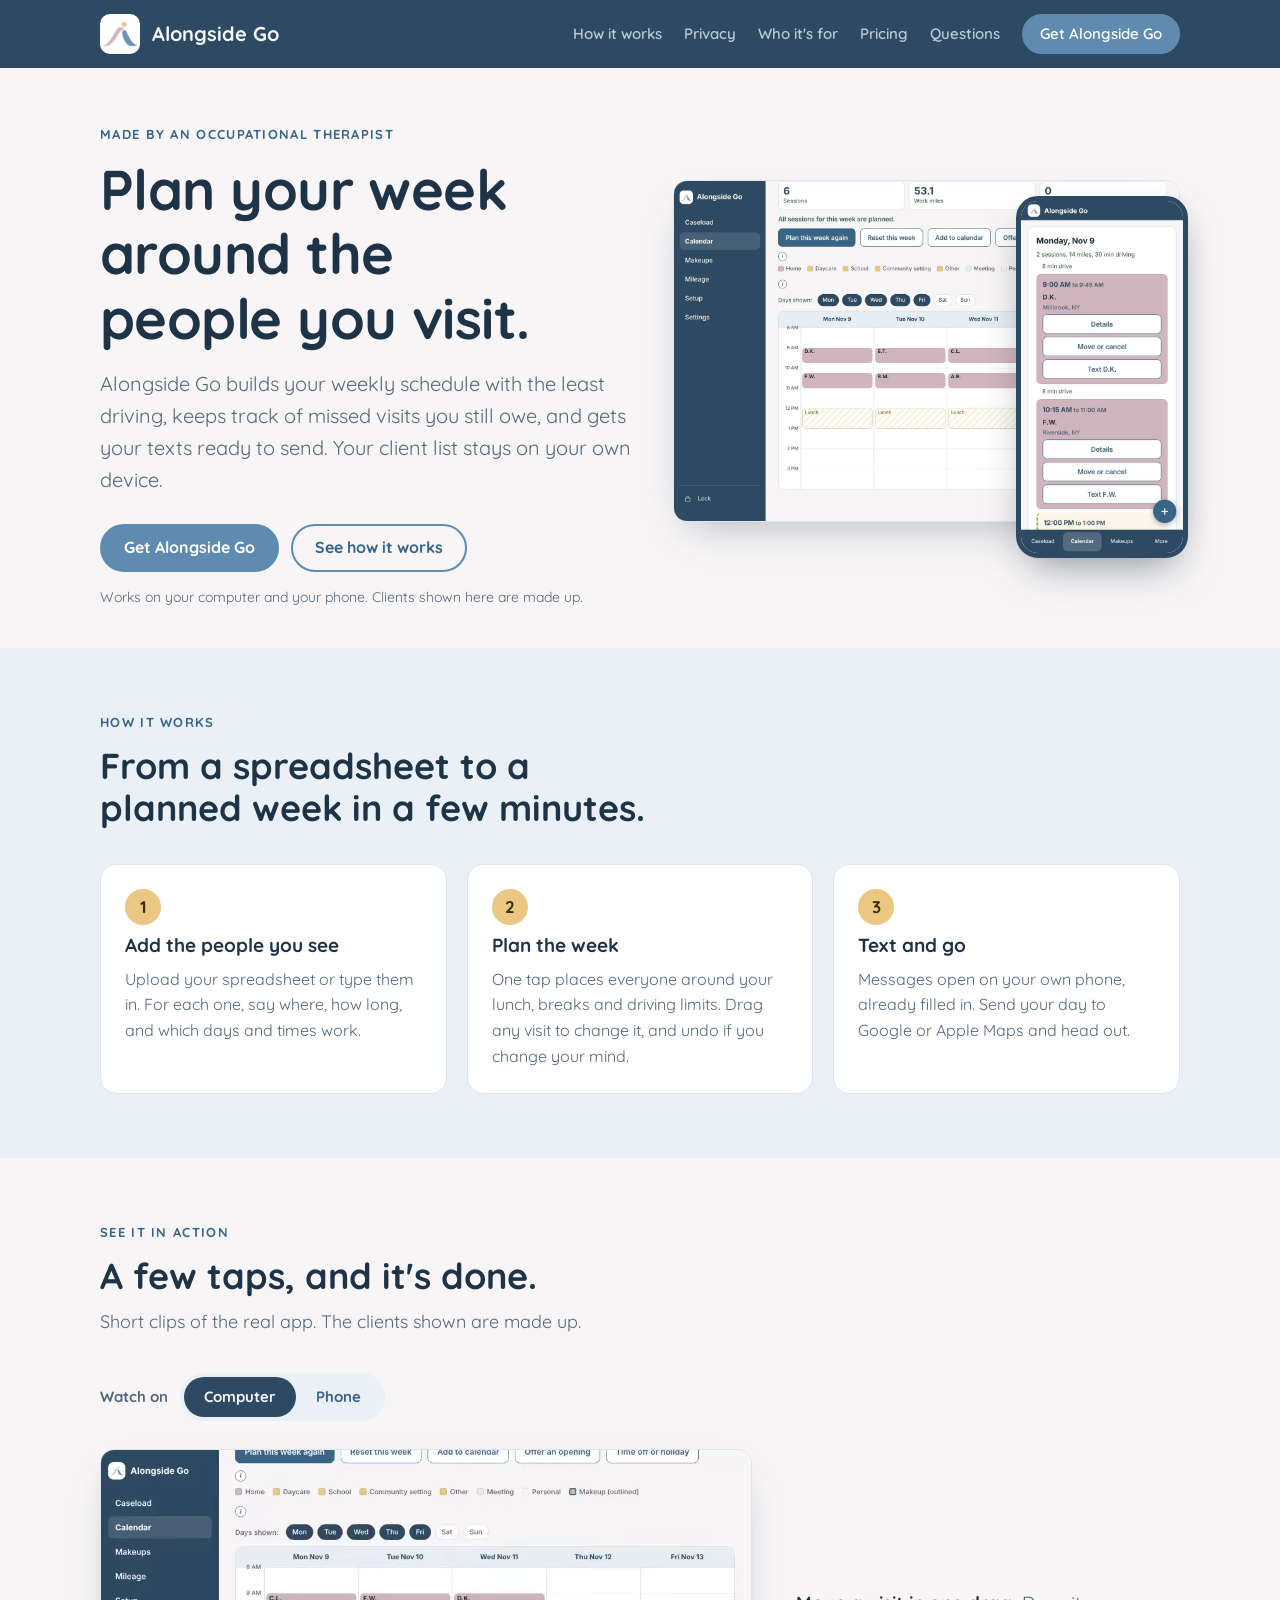
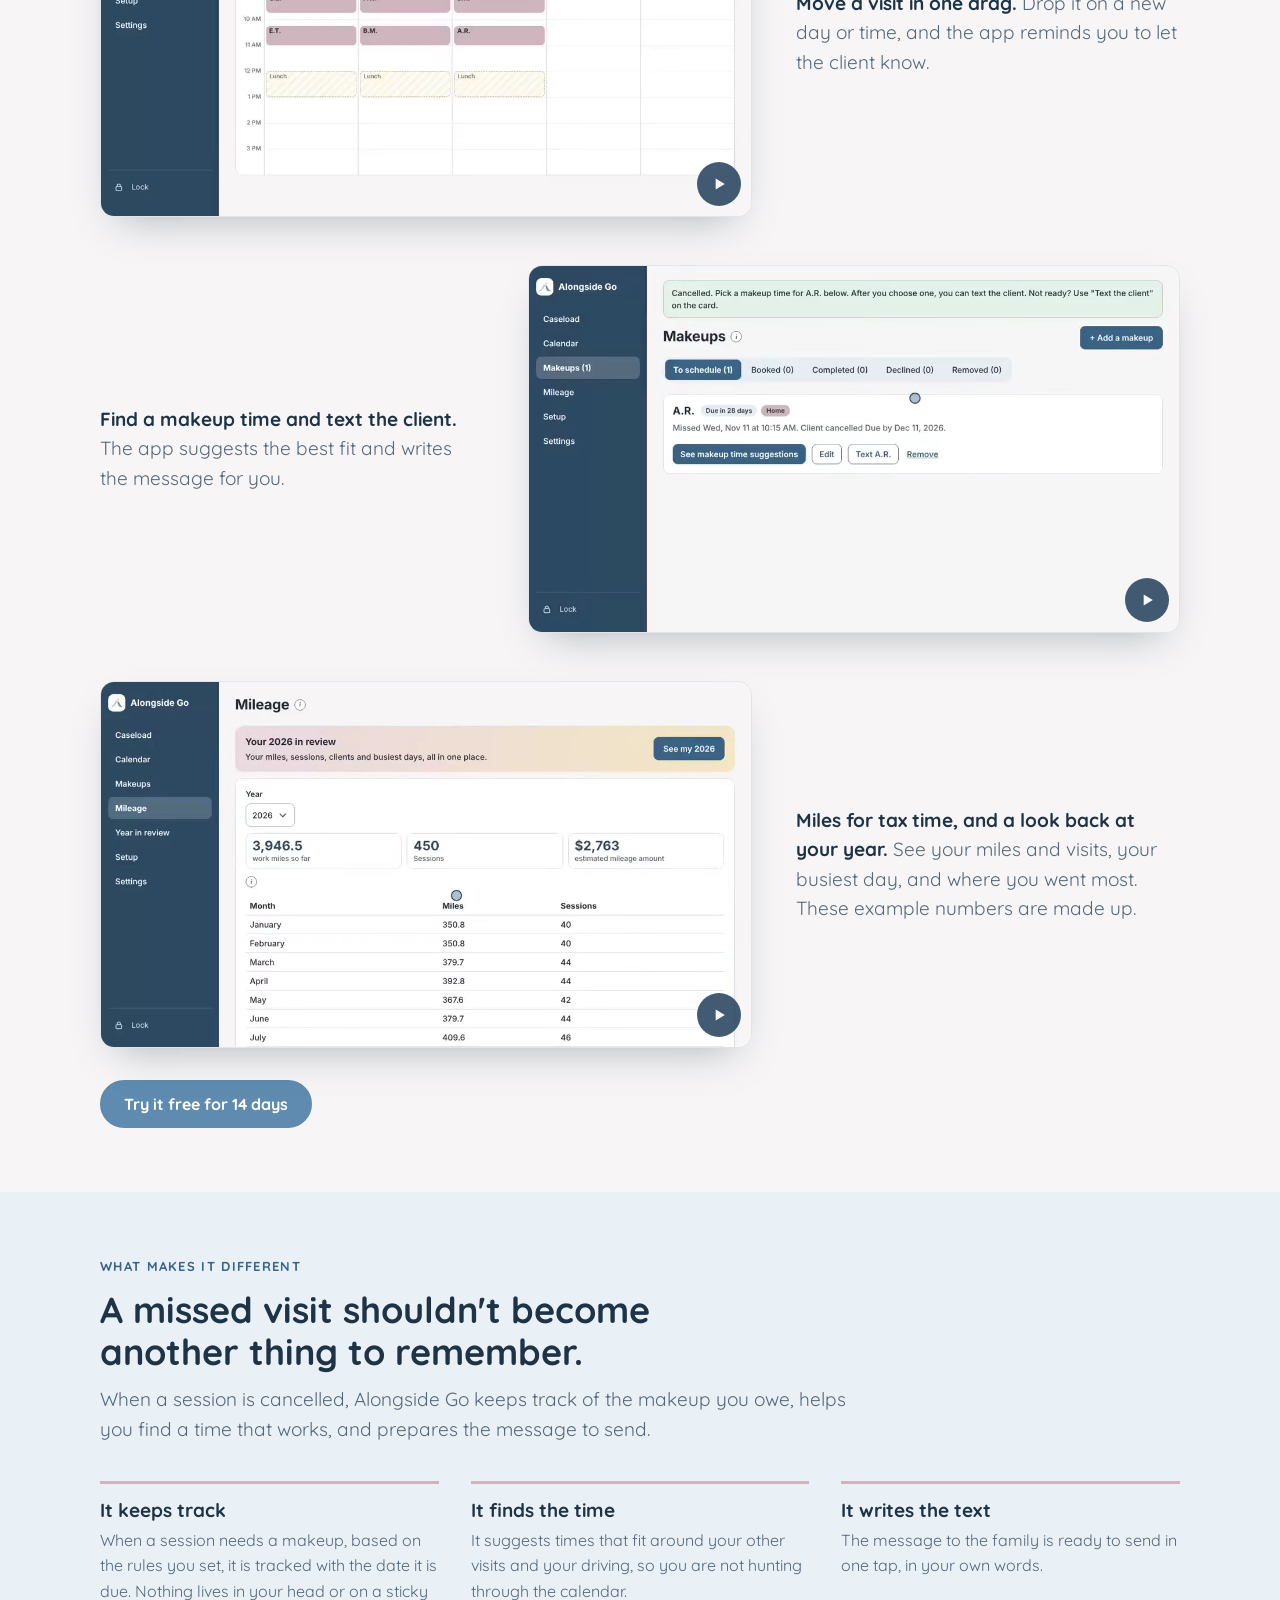
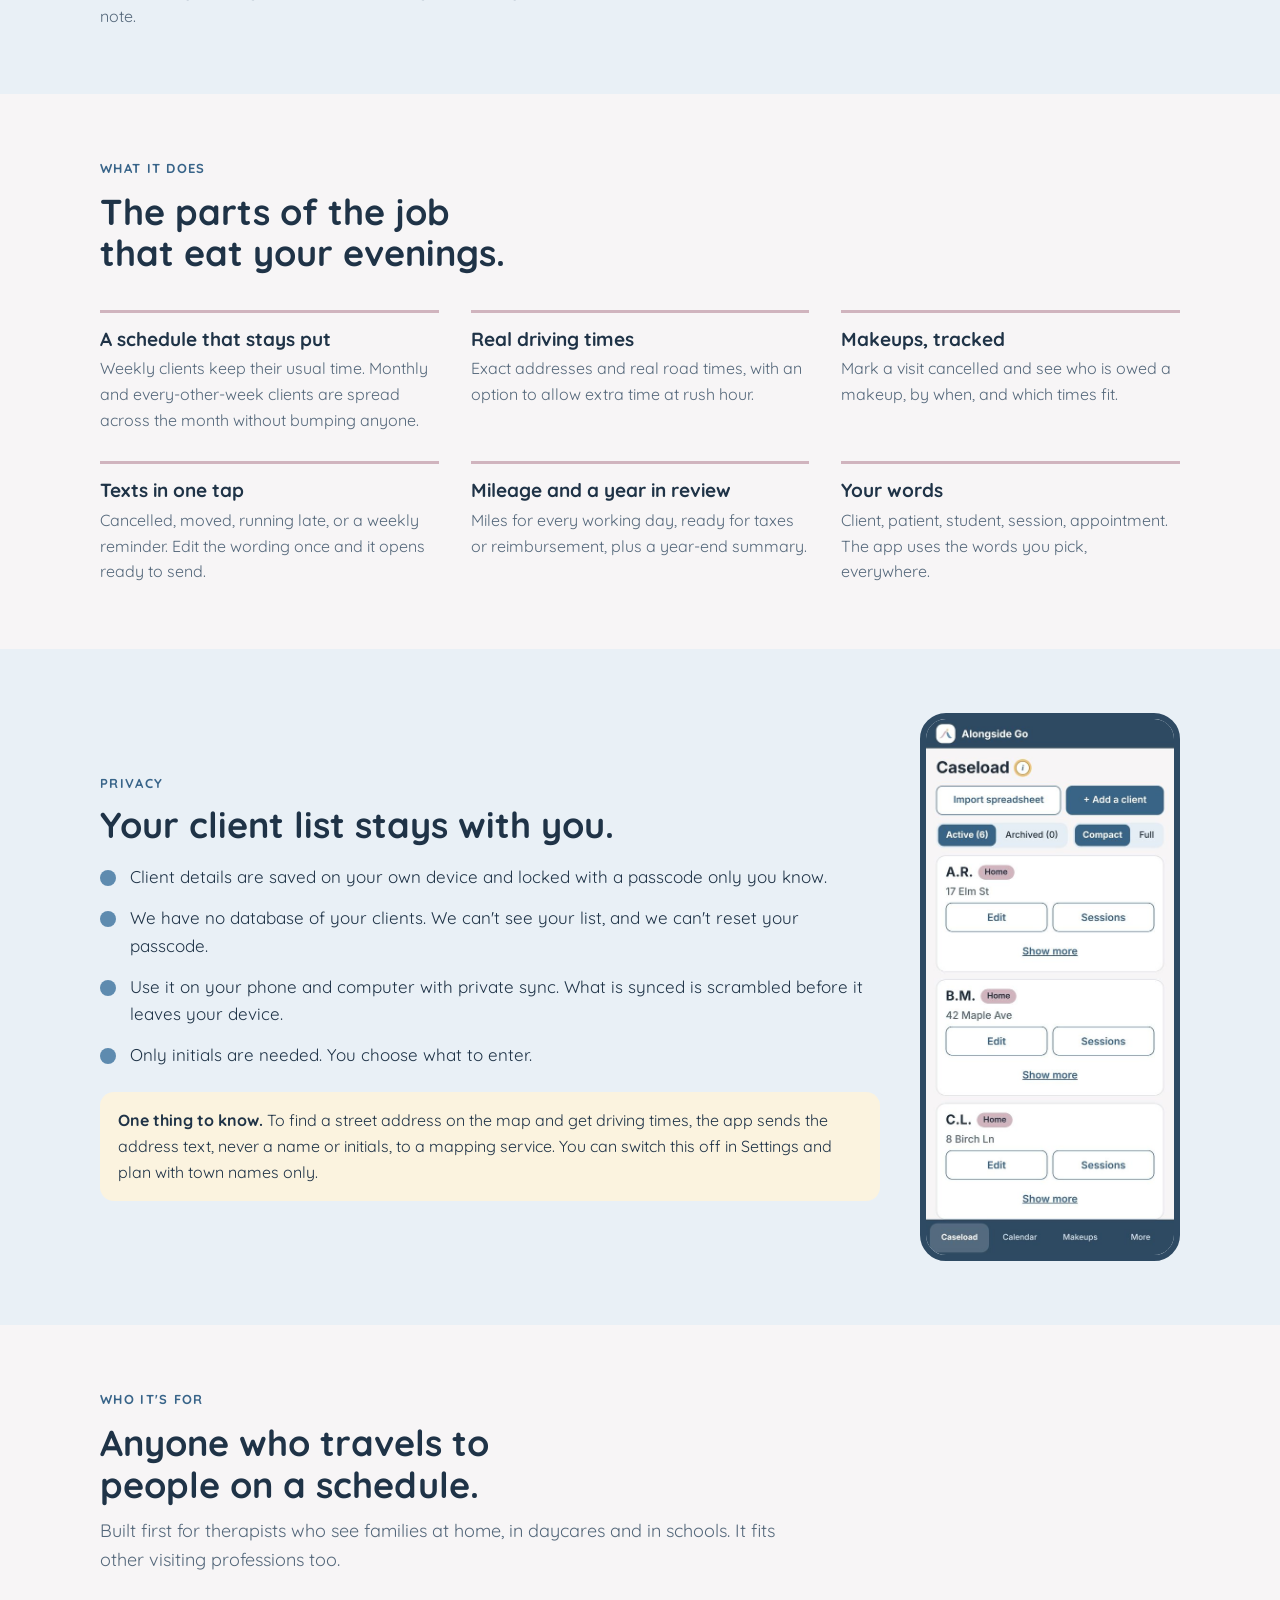
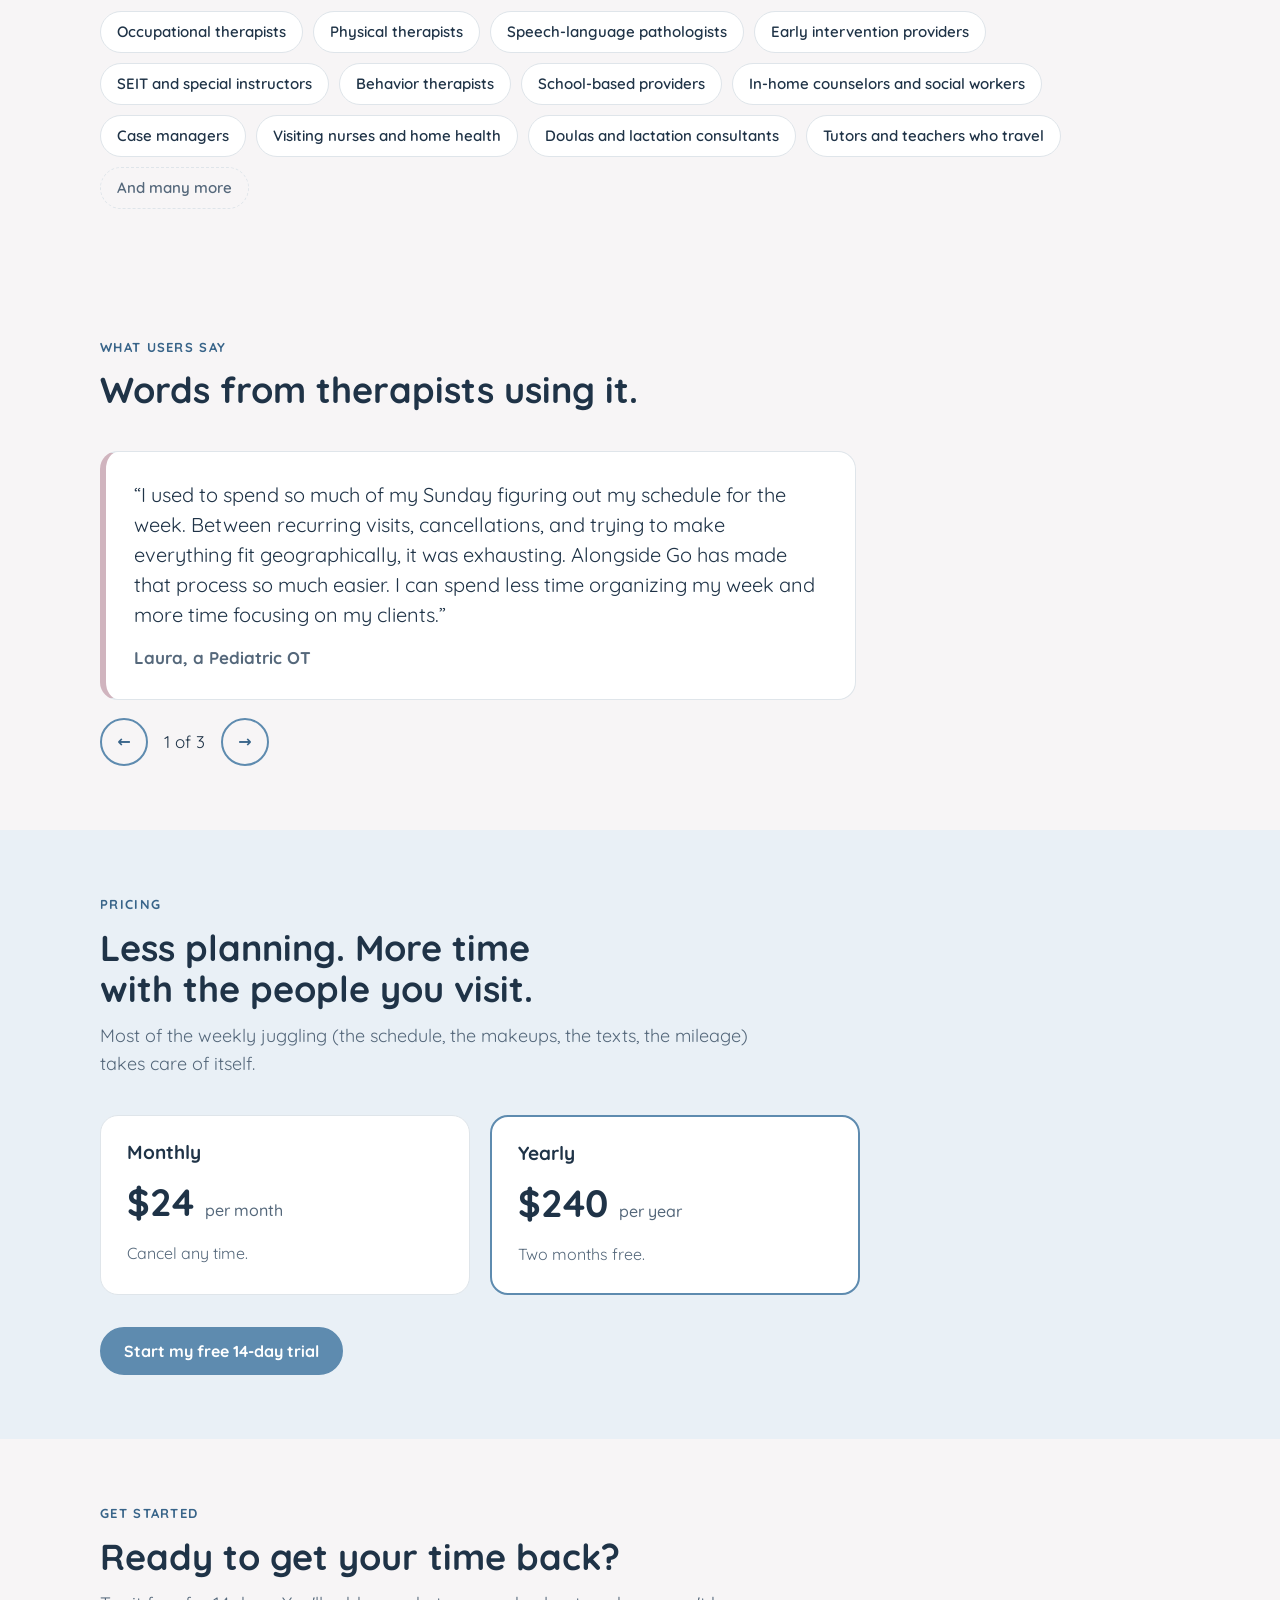
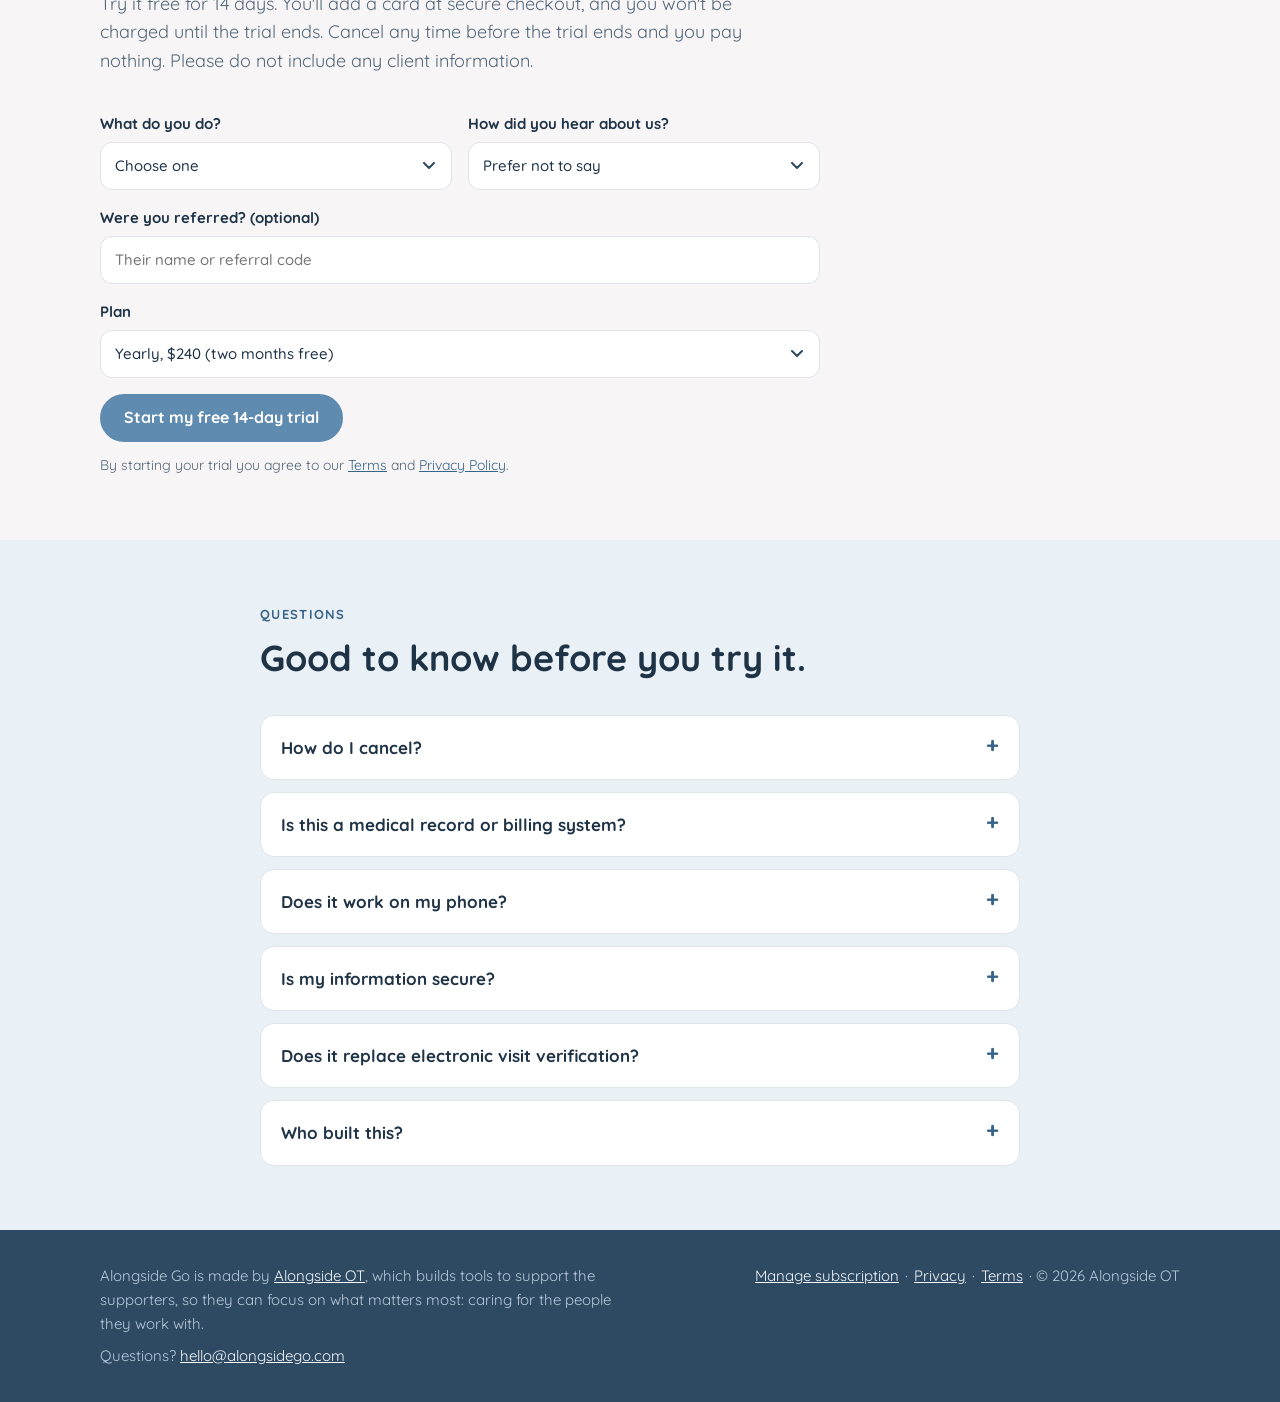
<file: public/index.html>
<!doctype html>
<html lang="en"><head><meta charset="utf-8"><meta name="viewport" content="width=device-width,initial-scale=1,viewport-fit=cover">
<title>Alongside Go</title>
<meta name="description" content="Alongside Go plans your week around the people you visit: drive times, makeups, and texts, with your client list kept private on your own device.">
<link rel="icon" href="images/favicon.png">
<meta property="og:type" content="website">
<meta property="og:site_name" content="Alongside Go">
<meta property="og:title" content="Alongside Go: plan your week around the people you visit">
<meta property="og:description" content="Less driving, makeups tracked, texts ready to send. Made by an occupational therapist, with your client list kept on your own device.">
<meta property="og:url" content="https://alongsidego.com/">
<meta property="og:image" content="https://alongsidego.com/images/og-image.jpg">
<meta property="og:image:width" content="1200">
<meta property="og:image:height" content="630">
<meta property="og:image:alt" content="A colorful week calendar filled with visits, with the words Plan your week around the people you visit.">
<meta name="twitter:card" content="summary_large_image">
<meta name="twitter:title" content="Alongside Go: plan your week around the people you visit">
<meta name="twitter:description" content="Less driving, makeups tracked, texts ready to send.">
<meta name="twitter:image" content="https://alongsidego.com/images/og-image.jpg">
<meta name="theme-color" content="#2e4a63">
<link rel="preconnect" href="https://fonts.googleapis.com">
<link rel="stylesheet" href="https://fonts.googleapis.com/css2?family=Quicksand:wght@400;500;600;700&display=swap">
<link rel="stylesheet" href="site.css?v=23"></head>
<body>

<header class="top gut">
  <div class="in">
    <a class="brand" href="#top"><img src="images/logo-mark.png" alt="" width="40" height="40"> Alongside Go</a>
    <nav class="nav" aria-label="Main">
      <a href="#how">How it works</a><a href="#privacy">Privacy</a><a href="#who">Who it's for</a><a href="#pricing">Pricing</a><a href="#faq">Questions</a>
      <a class="btn primary" href="#join"><span class="long">Get Alongside Go</span><span class="short">Get started</span></a>
    </nav>
  </div>
</header>

<main id="top">
  <section class="hero gut">
    <div class="in">
      <div>
        <div class="eyebrow">Made by an occupational therapist</div>
        <h1 style="margin-top:12px">Plan your week around the people you visit.</h1>
        <p class="lead">Alongside Go builds your weekly schedule with the least driving, keeps track of missed visits you still owe, and gets your texts ready to send. Your client list stays on your own device.</p>
        <div class="cta"><a class="btn primary" href="#join">Get Alongside Go</a><a class="btn ghost" href="#how">See how it works</a></div>
        <small>Works on your computer and your phone. Clients shown here are made up.</small>
      </div>
      <div class="shots">
        <div class="win"><img src="images/app-week.jpg" alt="The Alongside Go week calendar showing six planned sessions, with lunch blocked each day" width="1600" height="1075"></div>
        <div class="phone"><img src="images/app-day.jpg" alt="A day on a phone with each stop, its drive time and buttons to see details, move, or text" width="520" height="1125"></div>
      </div>
    </div>
  </section>

  <section class="band alt gut" id="how">
    <div class="in">
      <div class="head"><div class="eyebrow">How it works</div><h2>From a spreadsheet to a planned week in a few minutes.</h2></div>
      <div class="steps">
        <div class="step"><div class="n">1</div><h3>Add the people you see</h3><p>Upload your spreadsheet or type them in. For each one, say where, how long, and which days and times work.</p></div>
        <div class="step"><div class="n">2</div><h3>Plan the week</h3><p>One tap places everyone around your lunch, breaks and driving limits. Drag any visit to change it, and undo if you change your mind.</p></div>
        <div class="step"><div class="n">3</div><h3>Text and go</h3><p>Messages open on your own phone, already filled in. Send your day to Google or Apple Maps and head out.</p></div>
      </div>
    </div>
  </section>

  <section class="band gut" id="demos">
    <div class="in">
      <div class="head"><div class="eyebrow">See it in action</div><h2>A few taps, and it's done.</h2><p>Short clips of the real app. The clients shown are made up.</p></div>
      <div class="fmt" role="group" aria-label="Choose how to watch the demos"><span class="fmt-label">Watch on</span><div class="seg"><button type="button" data-fmt="computer" aria-pressed="true">Computer</button><button type="button" data-fmt="phone" aria-pressed="false">Phone</button></div></div>
      <div class="demos" id="demolist" data-fmt="computer">
        <figure class="demo">
          <div class="vwrap v-computer"><video muted loop playsinline preload="metadata" poster="media/demo-drag.jpg" aria-label="Screen recording: dragging a visit to a new time on the week calendar" width="1120" height="630"><source src="media/demo-drag.mp4?v=2" type="video/mp4"><source src="media/demo-drag.webm?v=2" type="video/webm"></video><button class="vbtn" type="button" aria-label="Pause the demo"></button></div>
          <div class="vwrap v-phone"><video muted loop playsinline preload="none" poster="media/demo-move-phone.jpg?v=1" aria-label="Screen recording on a phone: moving a visit to a new day and time, then the text reminder" width="390" height="844"><source src="media/demo-move-phone.mp4?v=1" type="video/mp4"><source src="media/demo-move-phone.webm?v=1" type="video/webm"></video><button class="vbtn" type="button" aria-label="Pause the demo"></button></div>
          <figcaption><span class="cap-computer"><strong>Move a visit in one drag.</strong> Drop it on a new day or time, and the app reminds you to let the client know.</span><span class="cap-phone"><strong>Move a visit in a few taps.</strong> Pick a new day and time, and the app reminds you to let the client know.</span></figcaption>
        </figure>
        <figure class="demo">
          <div class="vwrap v-computer"><video muted loop playsinline preload="metadata" poster="media/demo-makeups.jpg" aria-label="Screen recording: choosing the best makeup time and getting the text ready" width="1120" height="630"><source src="media/demo-makeups.mp4?v=2" type="video/mp4"><source src="media/demo-makeups.webm?v=2" type="video/webm"></video><button class="vbtn" type="button" aria-label="Pause the demo"></button></div>
          <div class="vwrap v-phone"><video muted loop playsinline preload="none" poster="media/demo-makeups-phone.jpg?v=1" aria-label="Screen recording on a phone: choosing the best makeup time and getting the text ready" width="390" height="844"><source src="media/demo-makeups-phone.mp4?v=1" type="video/mp4"><source src="media/demo-makeups-phone.webm?v=1" type="video/webm"></video><button class="vbtn" type="button" aria-label="Pause the demo"></button></div>
          <figcaption><strong>Find a makeup time and text the client.</strong> The app suggests the best fit and writes the message for you.</figcaption>
        </figure>
        <figure class="demo">
          <div class="vwrap v-computer"><video muted loop playsinline preload="metadata" poster="media/demo-year.jpg" aria-label="Screen recording: opening the mileage page and then the year in review with miles, visits and busiest day" width="1120" height="630"><source src="media/demo-year.mp4?v=1" type="video/mp4"><source src="media/demo-year.webm?v=1" type="video/webm"></video><button class="vbtn" type="button" aria-label="Pause the demo"></button></div>
          <div class="vwrap v-phone"><video muted loop playsinline preload="none" poster="media/demo-year-phone.jpg?v=1" aria-label="Screen recording on a phone: opening the mileage page and then the year in review" width="390" height="844"><source src="media/demo-year-phone.mp4?v=1" type="video/mp4"><source src="media/demo-year-phone.webm?v=1" type="video/webm"></video><button class="vbtn" type="button" aria-label="Pause the demo"></button></div>
          <figcaption><strong>Miles for tax time, and a look back at your year.</strong> See your miles and visits, your busiest day, and where you went most. These example numbers are made up.</figcaption>
        </figure>
      </div>
      <p class="swipe" aria-hidden="true">Swipe to see all three &rarr;</p>
      <p class="inline-cta"><a class="btn primary" href="#join">Try it free for 14 days</a></p>
    </div>
  </section>

  <section class="band alt gut diff" id="makeups">
    <div class="in">
      <div class="head"><div class="eyebrow">What makes it different</div><h2>A missed visit shouldn't become another thing to remember.</h2><p>When a session is cancelled, Alongside Go keeps track of the makeup you owe, helps you find a time that works, and prepares the message to send.</p></div>
      <div class="grid">
        <div class="feat"><h3>It keeps track</h3><p>When a session needs a makeup, based on the rules you set, it is tracked with the date it is due. Nothing lives in your head or on a sticky note.</p></div>
        <div class="feat"><h3>It finds the time</h3><p>It suggests times that fit around your other visits and your driving, so you are not hunting through the calendar.</p></div>
        <div class="feat"><h3>It writes the text</h3><p>The message to the family is ready to send in one tap, in your own words.</p></div>
      </div>
    </div>
  </section>

  <section class="band gut">
    <div class="in">
      <div class="head"><div class="eyebrow">What it does</div><h2>The parts of the job that eat your evenings.</h2></div>
      <div class="grid">
        <div class="feat"><h3>A schedule that stays put</h3><p>Weekly clients keep their usual time. Monthly and every-other-week clients are spread across the month without bumping anyone.</p></div>
        <div class="feat"><h3>Real driving times</h3><p>Exact addresses and real road times, with an option to allow extra time at rush hour.</p></div>
        <div class="feat"><h3>Makeups, tracked</h3><p>Mark a visit cancelled and see who is owed a makeup, by when, and which times fit.</p></div>
        <div class="feat"><h3>Texts in one tap</h3><p>Cancelled, moved, running late, or a weekly reminder. Edit the wording once and it opens ready to send.</p></div>
        <div class="feat"><h3>Mileage and a year in review</h3><p>Miles for every working day, ready for taxes or reimbursement, plus a year-end summary.</p></div>
        <div class="feat"><h3>Your words</h3><p>Client, patient, student, session, appointment. The app uses the words you pick, everywhere.</p></div>
      </div>
    </div>
  </section>

  <section class="band alt gut" id="privacy">
    <div class="in priv">
      <div>
        <div class="eyebrow">Privacy</div>
        <h2 style="margin-top:10px">Your client list stays with you.</h2>
        <ul>
          <li>Client details are saved on your own device and locked with a passcode only you know.</li>
          <li>We have no database of your clients. We can't see your list, and we can't reset your passcode.</li>
          <li>Use it on your phone and computer with private sync. What is synced is scrambled before it leaves your device.</li>
          <li>Only initials are needed. You choose what to enter.</li>
        </ul>
        <p class="note"><strong>One thing to know.</strong> To find a street address on the map and get driving times, the app sends the address text, never a name or initials, to a mapping service. You can switch this off in Settings and plan with town names only.</p>
      </div>
      <div class="shot"><img src="images/app-caseload.jpg" alt="The caseload list on a phone, showing initials and addresses" width="520" height="1125"></div>
    </div>
  </section>

  <section class="band gut" id="who">
    <div class="in">
      <div class="head"><div class="eyebrow">Who it's for</div><h2>Anyone who travels to people on a schedule.</h2><p>Built first for therapists who see families at home, in daycares and in schools. It fits other visiting professions too.</p></div>
      <div class="chips">
        <span>Occupational therapists</span><span>Physical therapists</span><span>Speech-language pathologists</span><span>Early intervention providers</span><span>SEIT and special instructors</span><span>Behavior therapists</span><span>School-based providers</span><span>In-home counselors and social workers</span><span>Case managers</span><span>Visiting nurses and home health</span><span>Doulas and lactation consultants</span><span>Tutors and teachers who travel</span><span class="and-more">And many more</span>
      </div>
      
    </div>
  </section>

  <section class="band gut" id="reviews">
    <div class="in">
      <div class="head"><div class="eyebrow">What users say</div><h2>Words from therapists using it.</h2></div>
      <div class="carousel" role="region" aria-roledescription="carousel" aria-label="User testimonials">
        <div class="track" id="track" tabindex="0">
          <figure class="quote"><blockquote>&ldquo;I used to spend so much of my Sunday figuring out my schedule for the week. Between recurring visits, cancellations, and trying to make everything fit geographically, it was exhausting. Alongside Go has made that process so much easier. I can spend less time organizing my week and more time focusing on my clients.&rdquo;</blockquote><figcaption>Laura, a Pediatric OT</figcaption></figure>
          <figure class="quote"><blockquote>&ldquo;Keeping track of missed visits and figuring out when to make them up was one of the most frustrating parts of my job. I'd have notes everywhere and still worry I was forgetting something. Having those visits organized in one place has been such a relief.&rdquo;</blockquote><figcaption>Matt, a School-Based PT</figcaption></figure>
          <figure class="quote"><blockquote>&ldquo;I love having a scheduling tool that was designed with therapists in mind, especially the attention to privacy. I can organize my clients, plan my week, and keep track of my mileage without feeling like I need five different tools to manage my workday.&rdquo;</blockquote><figcaption>Sam, a Speech-Language Pathologist</figcaption></figure>
        </div>
        <div class="cnav"><button class="btn ghost cbtn" id="prev" type="button" aria-label="Previous review">&larr;</button><span id="cnt" class="muted" aria-live="polite">1 of 3</span><button class="btn ghost cbtn" id="next" type="button" aria-label="Next review">&rarr;</button></div>
      </div>
    </div>
  </section>

  <section class="band alt gut" id="pricing">
    <div class="in">
      <div class="head"><div class="eyebrow">Pricing</div><h2>Less planning. More time with the people you visit.</h2><p>Most of the weekly juggling (the schedule, the makeups, the texts, the mileage) takes care of itself.</p></div>
      <div class="price">
        <div class="plan"><h3>Monthly</h3><div class="amt">$24 <small>per month</small></div><p>Cancel any time.</p></div>
        <div class="plan hl"><h3>Yearly</h3><div class="amt">$240 <small>per year</small></div><p>Two months free.</p></div>
      </div>
      <p class="inline-cta"><a class="btn primary" href="#join">Start my free 14-day trial</a></p>
    </div>
  </section>

  <section class="band gut" id="join">
    <div class="in">
      <div class="head"><div class="eyebrow">Get started</div><h2>Ready to get your time back?</h2><p>Try it free for 14 days. You'll add a card at secure checkout, and you won't be charged until the trial ends. Cancel any time before the trial ends and you pay nothing. Please do not include any client information.</p></div>
      <form class="signup" id="signup" novalidate>
        <label>What do you do?<select id="role" required>
          <option value="">Choose one</option><option>Occupational therapist</option><option>Physical therapist</option><option>Speech-language pathologist</option><option>Behavior or ABA therapist</option><option>SEIT or special instructor</option><option>Other early intervention provider</option><option>School-based provider</option><option>Counselor or social worker</option><option>Nurse or home health</option><option>Case manager</option><option>Other</option></select></label>
        <label id="role-other-wrap" hidden>Your profession (optional)<input id="role-other" type="text" maxlength="60" autocomplete="off" placeholder="For example, play therapist"></label>
        <label>How did you hear about us?<select id="source">
          <option value="">Prefer not to say</option><option>A colleague</option><option>A Facebook group</option><option>Instagram or TikTok</option><option>Alongside OT</option><option>Searching online</option><option>Other</option></select></label>
        <label id="source-other-wrap" hidden>How did you hear about us? (optional)<input id="source-other" type="text" maxlength="60" autocomplete="off" placeholder="For example, a conference"></label>
        <label class="full">Were you referred? (optional)<input id="referral" type="text" maxlength="80" autocomplete="off" placeholder="Their name or referral code"></label>
        <label class="full">Plan<select id="plan"><option value="yearly">Yearly, $240 (two months free)</option><option value="monthly">Monthly, $24</option></select></label>
        <div class="full"><button class="btn primary" id="go" type="submit">Start my free 14-day trial</button></div>
      </form>
      <p class="fine">By starting your trial you agree to our <a href="/terms.html">Terms</a> and <a href="/privacy.html">Privacy Policy</a>.</p>
      <p class="err" id="err" hidden role="alert"></p>
    </div>
  </section>

  <section class="band alt gut" id="faq">
    <div class="in faq">
      <div class="head"><div class="eyebrow">Questions</div><h2>Good to know before you try it.</h2></div>
      <details><summary>How do I cancel?</summary><div class="ans">Any time, yourself. Go to <a href="/manage.html">Manage my subscription</a> and enter your access code to open your account page, where you can cancel, update your card, and see your receipts. If you cancel before your 14-day trial ends, you pay nothing. If you cancel later, your plan stays active until the end of the period you already paid for. Your information stays on your own device, but planning and texts lock until you renew.</div></details>
      <details><summary>Is this a medical record or billing system?</summary><div class="ans">No. Alongside Go plans your schedule and routes. It does not store notes or diagnoses, and it does not bill. Use it alongside the system you already document in.</div></details>
      <details><summary>Does it work on my phone?</summary><div class="ans">Yes. Open your link on your phone and add it to your Home Screen. With private sync, you can use Alongside Go on your phone and your computer and keep them matching, so a change on one shows up on the other.</div></details>
      <details><summary>Is my information secure?</summary><div class="ans">Yes. To protect the privacy of the people you visit, their information stays on your own device, locked with your passcode, and we never have access to it. That also means we can't reset your passcode or look up your information for you. When you set up, you save a recovery code. Keep it somewhere safe, like a password manager, because it is the way back in if you forget your passcode. If you clear your browser's data, the copy on that device can be erased. With private sync turned on, you can link the device again and your information comes back. We also recommend downloading a backup from Settings now and then.</div></details>
      <details><summary>Does it replace electronic visit verification?</summary><div class="ans">No. If your program requires electronic visit verification or timekeeping, keep using that system. Alongside Go is a planning tool.</div></details>
      <details><summary>Who built this?</summary><div class="ans">Alongside Go was built by a working occupational therapist, under Alongside OT, after years of planning visits by hand.</div></details>
    </div>
  </section>

</main>

<footer class="gut"><div class="in"><div class="fmsg"><p>Alongside Go is made by <a href="https://alongsideot.com" target="_blank" rel="noopener">Alongside OT</a>, which builds tools to support the supporters, so they can focus on what matters most: caring for the people they work with.</p><p>Questions? <a href="mailto:hello@alongsidego.com">hello@alongsidego.com</a></p></div><div class="flinks"><a href="/manage.html">Manage subscription</a> &middot; <a href="/privacy.html">Privacy</a> &middot; <a href="/terms.html">Terms</a> &middot; &copy; 2026 Alongside OT</div></div></footer>

<script src="site.js?v=12"></script>
<script src="track.js?v=1" defer></script>
</body></html>
</file>
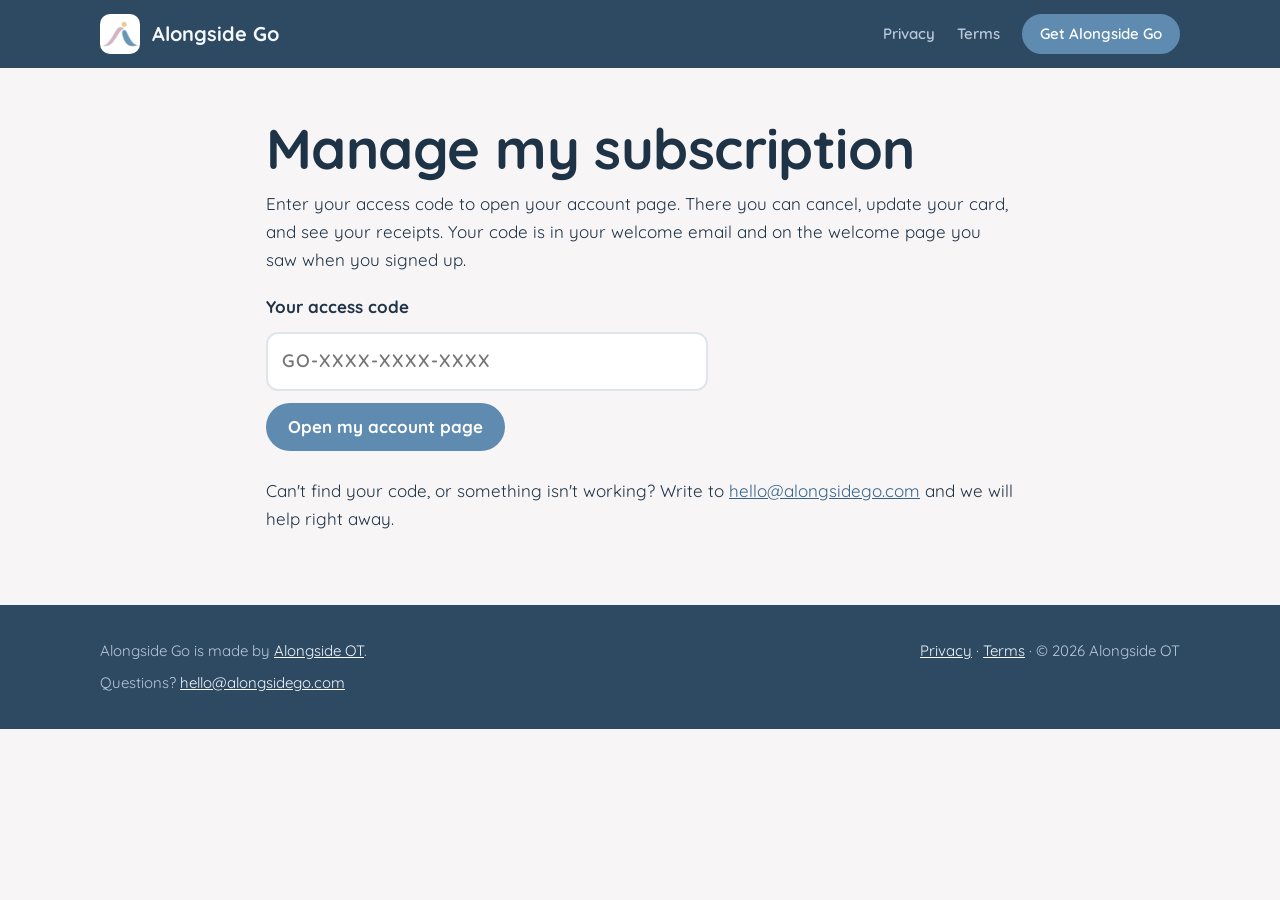
<file: public/manage.html>
<!doctype html>
<html lang="en"><head><meta charset="utf-8"><meta name="viewport" content="width=device-width,initial-scale=1,viewport-fit=cover">
<title>Manage my subscription | Alongside Go</title>
<meta name="description" content="Cancel, update your card, or see receipts.">
<link rel="icon" href="images/favicon.png">
<link rel="preconnect" href="https://fonts.googleapis.com">
<link rel="stylesheet" href="https://fonts.googleapis.com/css2?family=Quicksand:wght@400;500;600;700&display=swap">
<link rel="stylesheet" href="site.css?v=22"></head>
<body>
<header class="top gut"><div class="in"><a class="brand" href="/"><img src="images/logo-mark.png" alt="" width="40" height="40"> Alongside Go</a><nav class="nav" aria-label="Main"><a href="/privacy.html">Privacy</a><a href="/terms.html">Terms</a><a class="btn primary" href="/#join">Get Alongside Go</a></nav></div></header>
<main class="gut"><article class="legal manage">
<h1>Manage my subscription</h1>
<p>Enter your access code to open your account page. There you can cancel, update your card, and see your receipts. Your code is in your welcome email and on the welcome page you saw when you signed up.</p>
<form id="mform" novalidate>
<label for="mcode"><b>Your access code</b></label>
<input id="mcode" name="code" type="text" inputmode="text" autocomplete="off" autocapitalize="characters" spellcheck="false" placeholder="GO-XXXX-XXXX-XXXX">
<button class="btn primary" id="mbtn" type="submit">Open my account page</button>
<p id="mmsg" class="mmsg" role="status" aria-live="polite" hidden></p>
</form>
<p>Can't find your code, or something isn't working? Write to <a href="mailto:hello@alongsidego.com">hello@alongsidego.com</a> and we will help right away.</p>
</article></main>
<script src="manage.js?v=1"></script>
<footer class="gut"><div class="in"><div class="fmsg"><p>Alongside Go is made by <a href="https://alongsideot.com" target="_blank" rel="noopener">Alongside OT</a>.</p><p>Questions? <a href="mailto:hello@alongsidego.com">hello@alongsidego.com</a></p></div><div><a href="/privacy.html">Privacy</a> &middot; <a href="/terms.html">Terms</a> &middot; &copy; 2026 Alongside OT</div></div></footer>
<script src="track.js?v=1" defer></script>
</body></html>
</file>
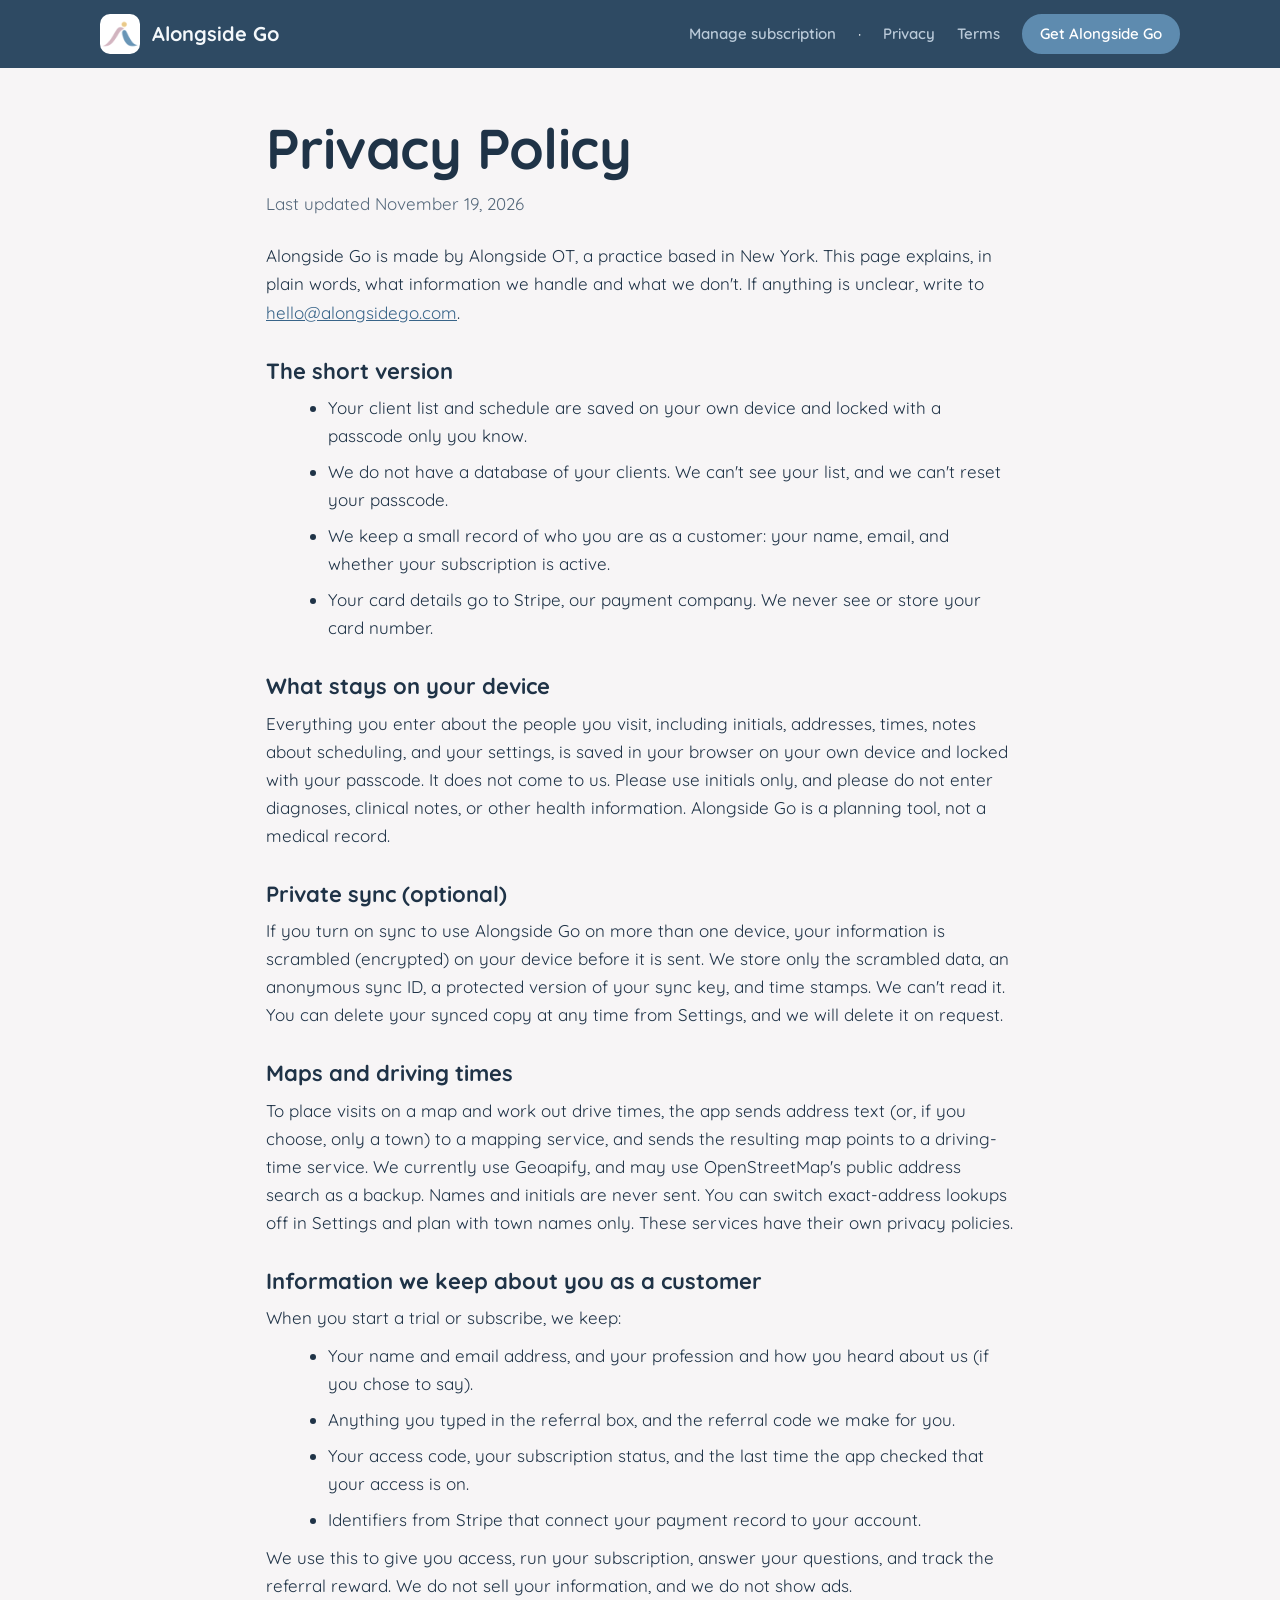
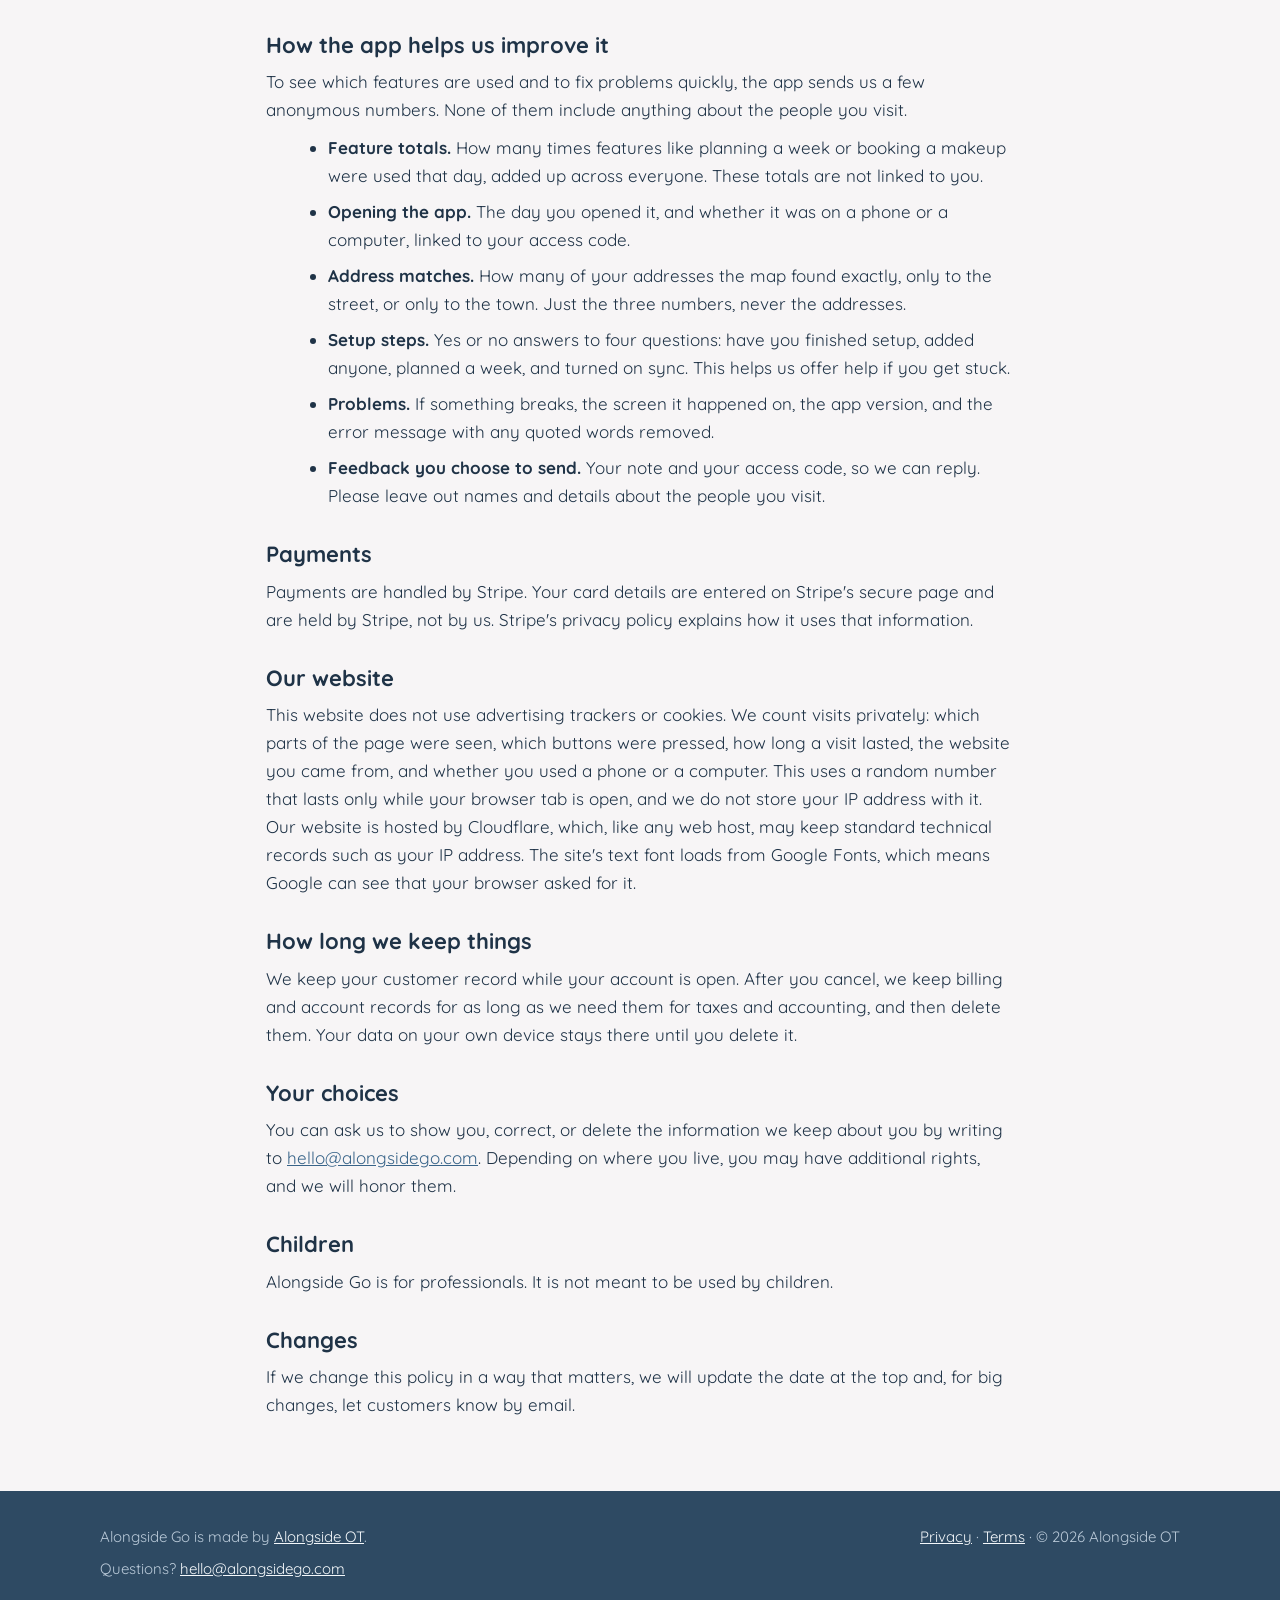
<file: public/privacy.html>
<!doctype html>
<html lang="en"><head><meta charset="utf-8"><meta name="viewport" content="width=device-width,initial-scale=1,viewport-fit=cover">
<title>Privacy Policy | Alongside Go</title>
<meta name="description" content="How Alongside Go handles your information, in plain words.">
<link rel="icon" href="images/favicon.png">
<link rel="preconnect" href="https://fonts.googleapis.com">
<link rel="stylesheet" href="https://fonts.googleapis.com/css2?family=Quicksand:wght@400;500;600;700&display=swap">
<link rel="stylesheet" href="site.css?v=10"></head>
<body>
<header class="top gut"><div class="in"><a class="brand" href="/"><img src="images/logo-mark.png" alt="" width="40" height="40"> Alongside Go</a><nav class="nav" aria-label="Main"><a href="/manage.html">Manage subscription</a> &middot; <a href="/privacy.html">Privacy</a><a href="/terms.html">Terms</a><a class="btn primary" href="/#join">Get Alongside Go</a></nav></div></header>
<main class="gut"><article class="legal">
<h1>Privacy Policy</h1>
<p class="upd">Last updated November 19, 2026</p>
<p>Alongside Go is made by Alongside OT, a practice based in New York. This page explains, in plain words, what information we handle and what we don't. If anything is unclear, write to <a href="mailto:hello@alongsidego.com">hello@alongsidego.com</a>.</p>

<h2>The short version</h2>
<ul>
<li>Your client list and schedule are saved on your own device and locked with a passcode only you know.</li>
<li>We do not have a database of your clients. We can't see your list, and we can't reset your passcode.</li>
<li>We keep a small record of who you are as a customer: your name, email, and whether your subscription is active.</li>
<li>Your card details go to Stripe, our payment company. We never see or store your card number.</li>
</ul>

<h2>What stays on your device</h2>
<p>Everything you enter about the people you visit, including initials, addresses, times, notes about scheduling, and your settings, is saved in your browser on your own device and locked with your passcode. It does not come to us. Please use initials only, and please do not enter diagnoses, clinical notes, or other health information. Alongside Go is a planning tool, not a medical record.</p>

<h2>Private sync (optional)</h2>
<p>If you turn on sync to use Alongside Go on more than one device, your information is scrambled (encrypted) on your device before it is sent. We store only the scrambled data, an anonymous sync ID, a protected version of your sync key, and time stamps. We can't read it. You can delete your synced copy at any time from Settings, and we will delete it on request.</p>

<h2>Maps and driving times</h2>
<p>To place visits on a map and work out drive times, the app sends address text (or, if you choose, only a town) to a mapping service, and sends the resulting map points to a driving-time service. We currently use Geoapify, and may use OpenStreetMap's public address search as a backup. Names and initials are never sent. You can switch exact-address lookups off in Settings and plan with town names only. These services have their own privacy policies.</p>

<h2>Information we keep about you as a customer</h2>
<p>When you start a trial or subscribe, we keep:</p>
<ul>
<li>Your name and email address, and your profession and how you heard about us (if you chose to say).</li>
<li>Anything you typed in the referral box, and the referral code we make for you.</li>
<li>Your access code, your subscription status, and the last time the app checked that your access is on.</li>
<li>Identifiers from Stripe that connect your payment record to your account.</li>
</ul>
<p>We use this to give you access, run your subscription, answer your questions, and track the referral reward. We do not sell your information, and we do not show ads.</p>

<h2>How the app helps us improve it</h2>
<p>To see which features are used and to fix problems quickly, the app sends us a few anonymous numbers. None of them include anything about the people you visit.</p>
<ul>
<li><b>Feature totals.</b> How many times features like planning a week or booking a makeup were used that day, added up across everyone. These totals are not linked to you.</li>
<li><b>Opening the app.</b> The day you opened it, and whether it was on a phone or a computer, linked to your access code.</li>
<li><b>Address matches.</b> How many of your addresses the map found exactly, only to the street, or only to the town. Just the three numbers, never the addresses.</li>
<li><b>Setup steps.</b> Yes or no answers to four questions: have you finished setup, added anyone, planned a week, and turned on sync. This helps us offer help if you get stuck.</li>
<li><b>Problems.</b> If something breaks, the screen it happened on, the app version, and the error message with any quoted words removed.</li>
<li><b>Feedback you choose to send.</b> Your note and your access code, so we can reply. Please leave out names and details about the people you visit.</li>
</ul>
<h2>Payments</h2>
<p>Payments are handled by Stripe. Your card details are entered on Stripe's secure page and are held by Stripe, not by us. Stripe's privacy policy explains how it uses that information.</p>

<h2>Our website</h2>
<p>This website does not use advertising trackers or cookies. We count visits privately: which parts of the page were seen, which buttons were pressed, how long a visit lasted, the website you came from, and whether you used a phone or a computer. This uses a random number that lasts only while your browser tab is open, and we do not store your IP address with it. Our website is hosted by Cloudflare, which, like any web host, may keep standard technical records such as your IP address. The site's text font loads from Google Fonts, which means Google can see that your browser asked for it.</p>

<h2>How long we keep things</h2>
<p>We keep your customer record while your account is open. After you cancel, we keep billing and account records for as long as we need them for taxes and accounting, and then delete them. Your data on your own device stays there until you delete it.</p>

<h2>Your choices</h2>
<p>You can ask us to show you, correct, or delete the information we keep about you by writing to <a href="mailto:hello@alongsidego.com">hello@alongsidego.com</a>. Depending on where you live, you may have additional rights, and we will honor them.</p>

<h2>Children</h2>
<p>Alongside Go is for professionals. It is not meant to be used by children.</p>

<h2>Changes</h2>
<p>If we change this policy in a way that matters, we will update the date at the top and, for big changes, let customers know by email.</p>
</article></main>
<footer class="gut"><div class="in"><div class="fmsg"><p>Alongside Go is made by <a href="https://alongsideot.com" target="_blank" rel="noopener">Alongside OT</a>.</p><p>Questions? <a href="mailto:hello@alongsidego.com">hello@alongsidego.com</a></p></div><div><a href="/privacy.html">Privacy</a> &middot; <a href="/terms.html">Terms</a> &middot; &copy; 2026 Alongside OT</div></div></footer>
<script src="track.js?v=1" defer></script>
</body></html>
</file>
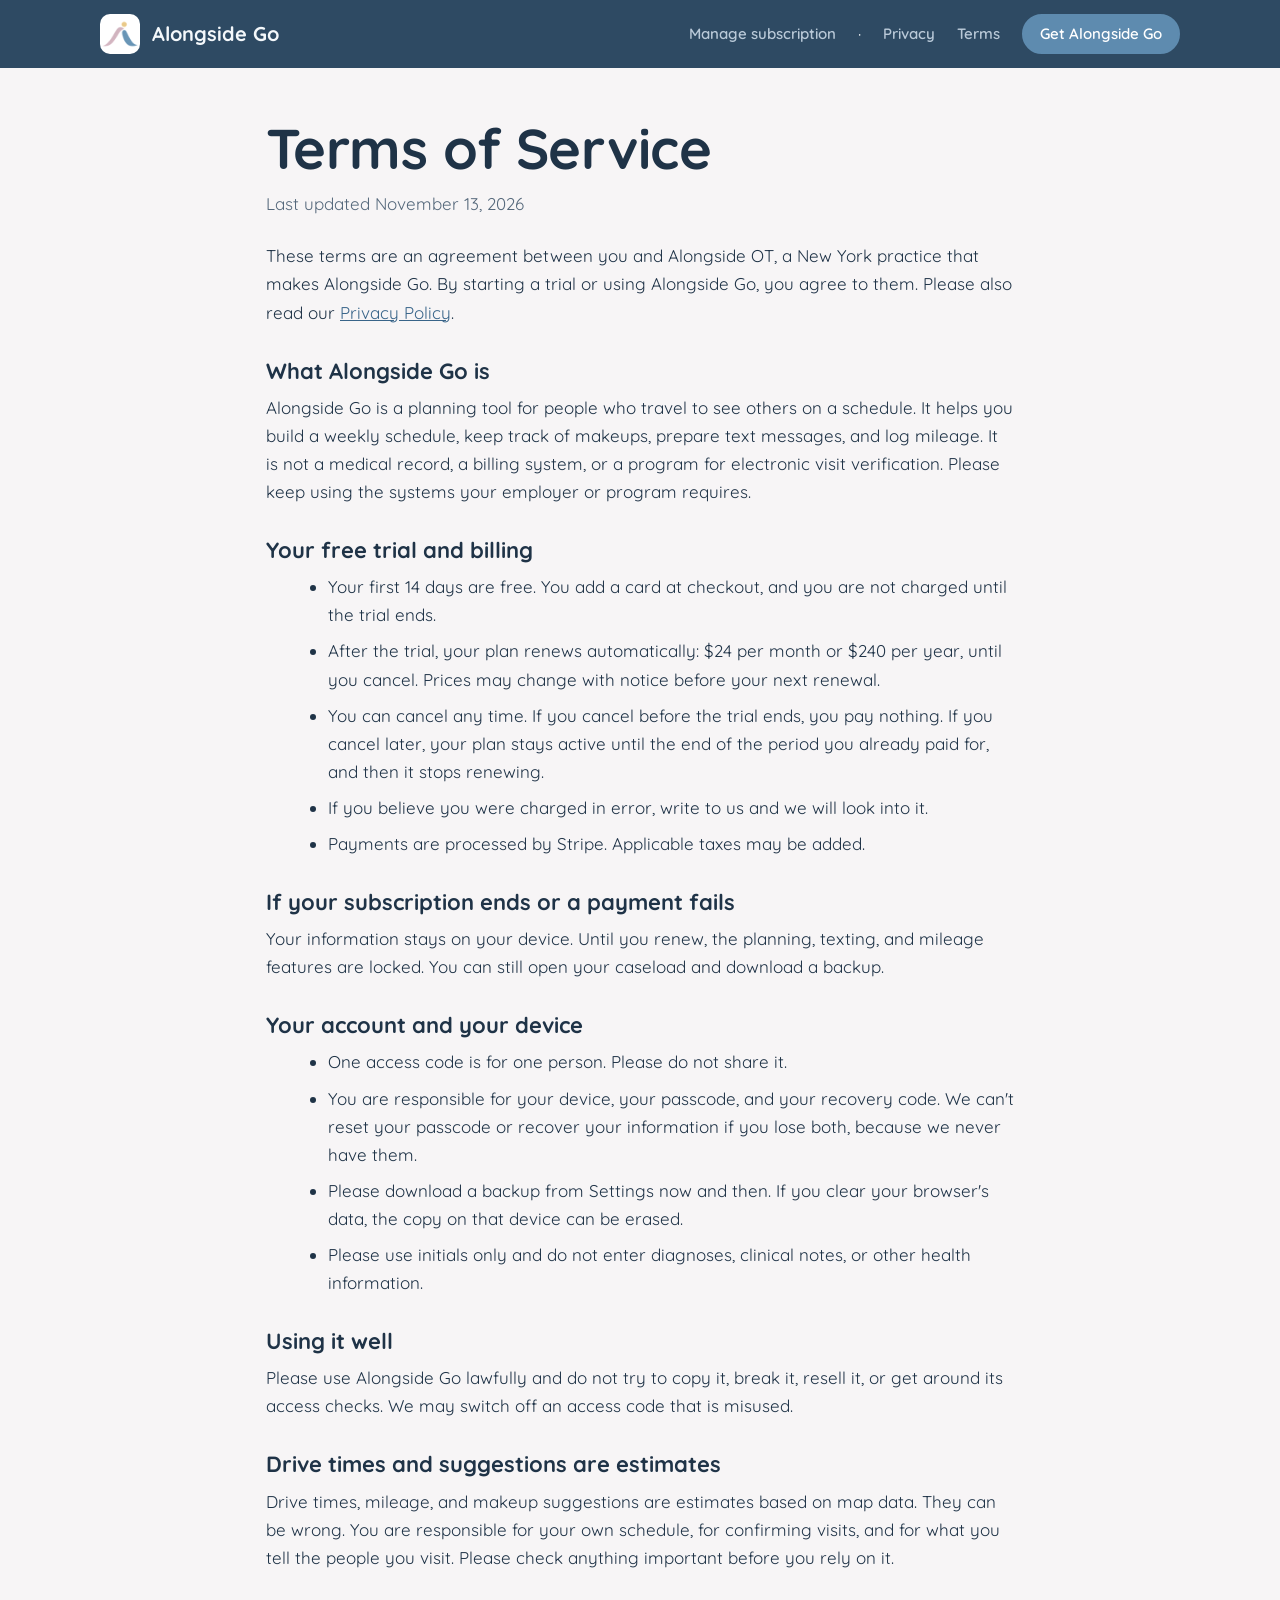
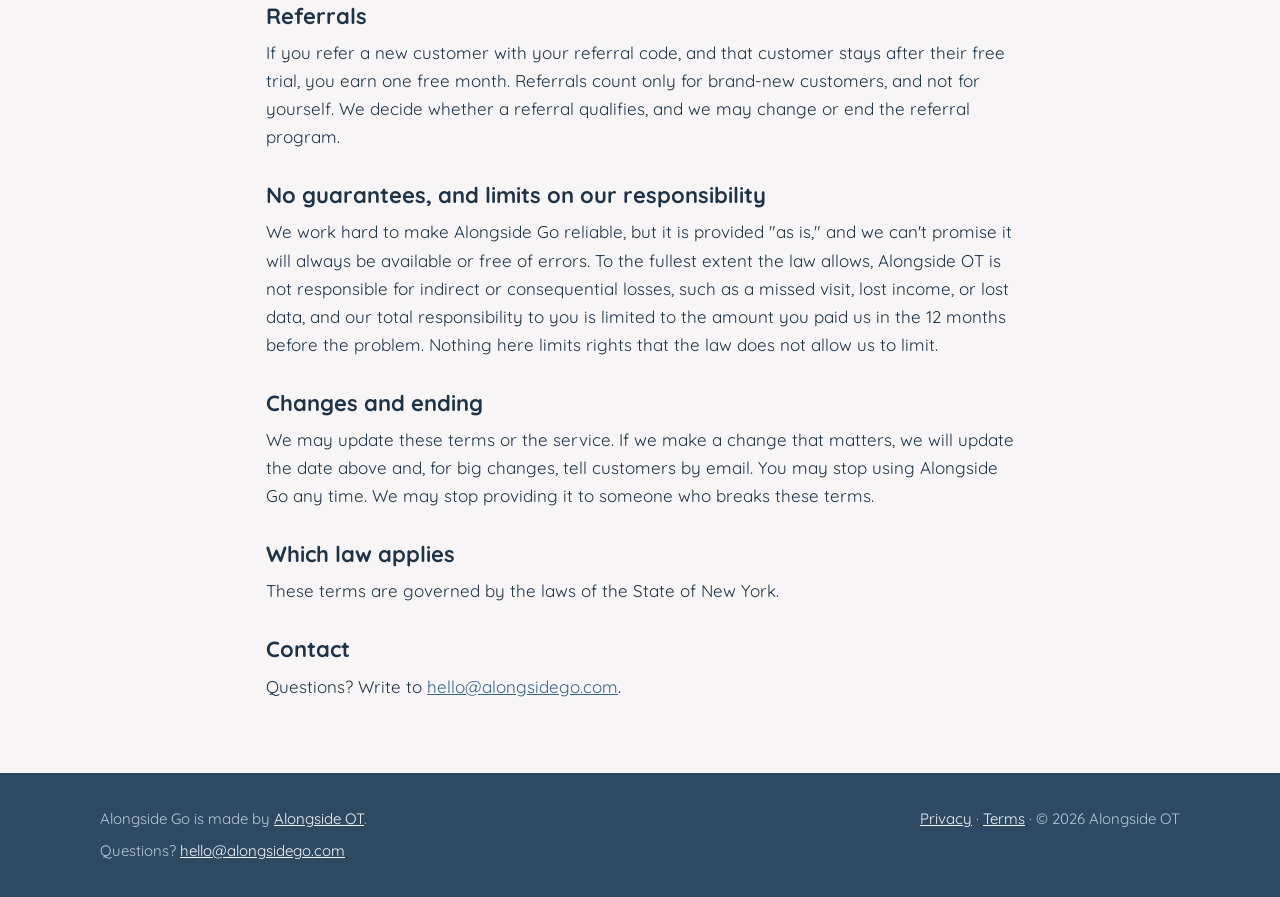
<file: public/terms.html>
<!doctype html>
<html lang="en"><head><meta charset="utf-8"><meta name="viewport" content="width=device-width,initial-scale=1,viewport-fit=cover">
<title>Terms of Service | Alongside Go</title>
<meta name="description" content="The terms for using Alongside Go, in plain words.">
<link rel="icon" href="images/favicon.png">
<link rel="preconnect" href="https://fonts.googleapis.com">
<link rel="stylesheet" href="https://fonts.googleapis.com/css2?family=Quicksand:wght@400;500;600;700&display=swap">
<link rel="stylesheet" href="site.css?v=10"></head>
<body>
<header class="top gut"><div class="in"><a class="brand" href="/"><img src="images/logo-mark.png" alt="" width="40" height="40"> Alongside Go</a><nav class="nav" aria-label="Main"><a href="/manage.html">Manage subscription</a> &middot; <a href="/privacy.html">Privacy</a><a href="/terms.html">Terms</a><a class="btn primary" href="/#join">Get Alongside Go</a></nav></div></header>
<main class="gut"><article class="legal">
<h1>Terms of Service</h1>
<p class="upd">Last updated November 13, 2026</p>
<p>These terms are an agreement between you and Alongside OT, a New York practice that makes Alongside Go. By starting a trial or using Alongside Go, you agree to them. Please also read our <a href="/privacy.html">Privacy Policy</a>.</p>

<h2>What Alongside Go is</h2>
<p>Alongside Go is a planning tool for people who travel to see others on a schedule. It helps you build a weekly schedule, keep track of makeups, prepare text messages, and log mileage. It is not a medical record, a billing system, or a program for electronic visit verification. Please keep using the systems your employer or program requires.</p>

<h2>Your free trial and billing</h2>
<ul>
<li>Your first 14 days are free. You add a card at checkout, and you are not charged until the trial ends.</li>
<li>After the trial, your plan renews automatically: $24 per month or $240 per year, until you cancel. Prices may change with notice before your next renewal.</li>
<li>You can cancel any time. If you cancel before the trial ends, you pay nothing. If you cancel later, your plan stays active until the end of the period you already paid for, and then it stops renewing.</li>
<li>If you believe you were charged in error, write to us and we will look into it.</li>
<li>Payments are processed by Stripe. Applicable taxes may be added.</li>
</ul>

<h2>If your subscription ends or a payment fails</h2>
<p>Your information stays on your device. Until you renew, the planning, texting, and mileage features are locked. You can still open your caseload and download a backup.</p>

<h2>Your account and your device</h2>
<ul>
<li>One access code is for one person. Please do not share it.</li>
<li>You are responsible for your device, your passcode, and your recovery code. We can't reset your passcode or recover your information if you lose both, because we never have them.</li>
<li>Please download a backup from Settings now and then. If you clear your browser's data, the copy on that device can be erased.</li>
<li>Please use initials only and do not enter diagnoses, clinical notes, or other health information.</li>
</ul>

<h2>Using it well</h2>
<p>Please use Alongside Go lawfully and do not try to copy it, break it, resell it, or get around its access checks. We may switch off an access code that is misused.</p>

<h2>Drive times and suggestions are estimates</h2>
<p>Drive times, mileage, and makeup suggestions are estimates based on map data. They can be wrong. You are responsible for your own schedule, for confirming visits, and for what you tell the people you visit. Please check anything important before you rely on it.</p>

<h2>Referrals</h2>
<p>If you refer a new customer with your referral code, and that customer stays after their free trial, you earn one free month. Referrals count only for brand-new customers, and not for yourself. We decide whether a referral qualifies, and we may change or end the referral program.</p>

<h2>No guarantees, and limits on our responsibility</h2>
<p>We work hard to make Alongside Go reliable, but it is provided "as is," and we can't promise it will always be available or free of errors. To the fullest extent the law allows, Alongside OT is not responsible for indirect or consequential losses, such as a missed visit, lost income, or lost data, and our total responsibility to you is limited to the amount you paid us in the 12 months before the problem. Nothing here limits rights that the law does not allow us to limit.</p>

<h2>Changes and ending</h2>
<p>We may update these terms or the service. If we make a change that matters, we will update the date above and, for big changes, tell customers by email. You may stop using Alongside Go any time. We may stop providing it to someone who breaks these terms.</p>

<h2>Which law applies</h2>
<p>These terms are governed by the laws of the State of New York.</p>

<h2>Contact</h2>
<p>Questions? Write to <a href="mailto:hello@alongsidego.com">hello@alongsidego.com</a>.</p>
</article></main>
<footer class="gut"><div class="in"><div class="fmsg"><p>Alongside Go is made by <a href="https://alongsideot.com" target="_blank" rel="noopener">Alongside OT</a>.</p><p>Questions? <a href="mailto:hello@alongsidego.com">hello@alongsidego.com</a></p></div><div><a href="/privacy.html">Privacy</a> &middot; <a href="/terms.html">Terms</a> &middot; &copy; 2026 Alongside OT</div></div></footer>
<script src="track.js?v=1" defer></script>
</body></html>
</file>
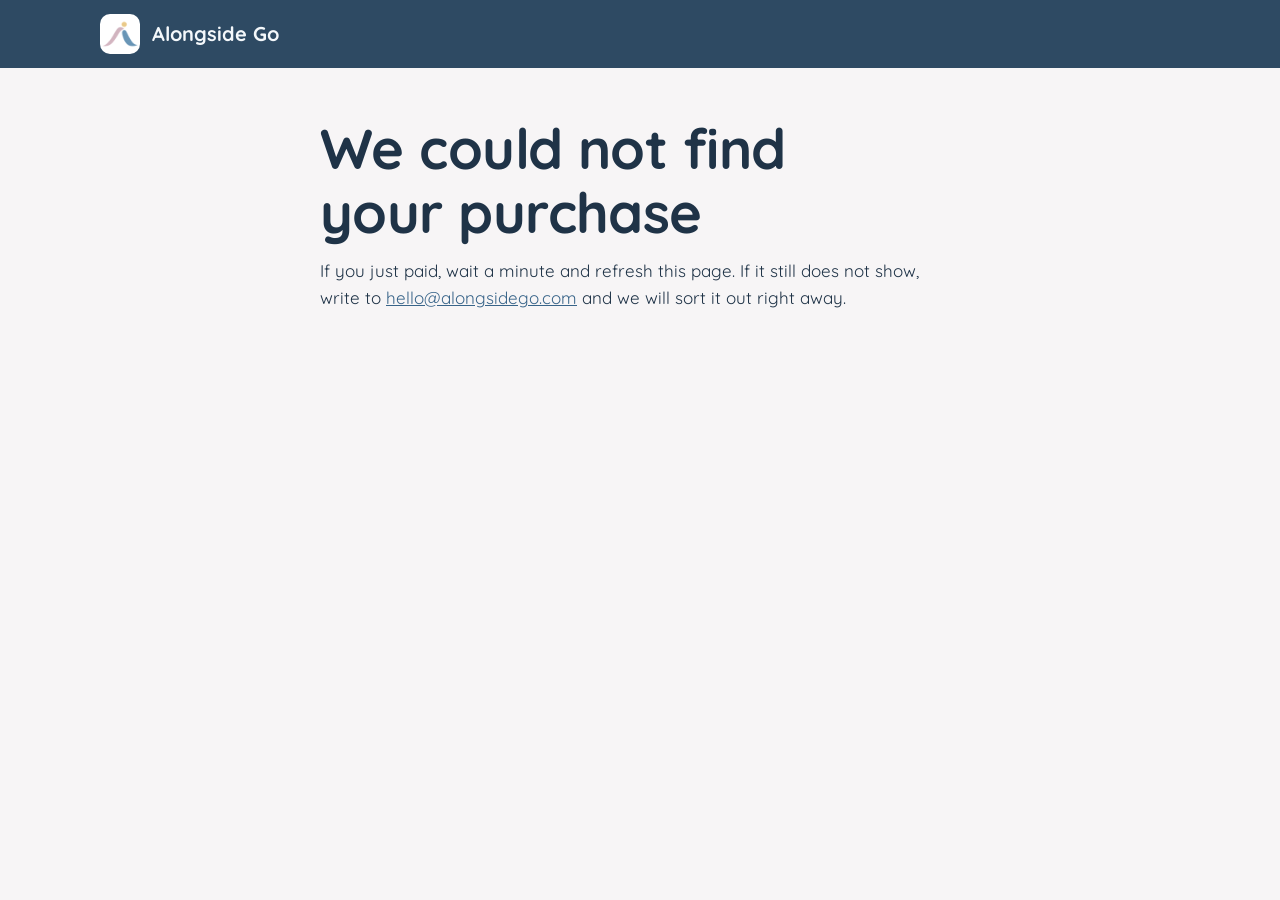
<file: public/welcome.html>
<!doctype html>
<html lang="en"><head><meta charset="utf-8"><meta name="viewport" content="width=device-width,initial-scale=1,viewport-fit=cover">
<meta name="robots" content="noindex"><title>Welcome to Alongside Go</title>
<link rel="icon" href="images/favicon.png">
<link rel="stylesheet" href="https://fonts.googleapis.com/css2?family=Quicksand:wght@400;500;600;700&display=swap">
<link rel="stylesheet" href="site.css?v=10"></head>
<body>
<header class="top gut"><div class="in"><a class="brand" href="/"><img src="images/logo-mark.png" alt="" width="40" height="40"> Alongside Go</a></div></header>
<main class="gut"><div class="welcome">
  <div id="wait"><h1>Setting up your access...</h1><p>This usually takes a few seconds. Please keep this page open.</p></div>
  <div id="done" hidden>
    <h1>Welcome to Alongside Go!</h1>
    <p>Your free 14-day trial has started. Here is your personal access code. Save it somewhere safe, like your notes app.</p>
    <div class="codebox"><code id="code"></code><button class="btn primary" id="copy" type="button">Copy my code</button></div>
    <h2 style="margin-top:20px">Get started in three steps</h2>
    <ol>
      <li>Open <a href="https://app.alongsidego.com">app.alongsidego.com</a> on your computer, in Chrome if you can.</li>
      <li>Choose a passcode and save your recovery code. We can't reset it for you, because we never have it.</li>
      <li>When the app asks for your access code, paste the one above.</li>
    </ol>
    <h2>Share and get a free month</h2>
    <p>Your referral code is <strong id="ref"></strong>. When a friend starts a trial with it and stays after the 14 days, you get a free month. You will also find it in the app under Settings, then Help.</p>
    <p class="note">Your card will not be charged until the 14 days end. To cancel before then, open <a href="/manage.html">Manage my subscription</a> and enter your access code. Or write to <a href="mailto:hello@alongsidego.com">hello@alongsidego.com</a> and we will cancel it for you.</p>
  </div>
  <div id="miss" hidden><h1>We could not find your purchase</h1><p>If you just paid, wait a minute and refresh this page. If it still does not show, write to <a href="mailto:hello@alongsidego.com">hello@alongsidego.com</a> and we will sort it out right away.</p></div>
</div></main>
<script src="welcome.js?v=5"></script>
<script src="track.js?v=1" defer></script>
</body></html>
</file>
<file: public/site.css>
/* Layout: one calm scrolling page. Navy header and footer, soft warm-gray body, blue/mauve/gold from the logo used sparingly. */
:root{
  --bg:#f7f5f6; --card:#ffffff; --ink:#1f3347; --muted:#55687b; --line:#dfe5ea;
  --navy:#2e4a63; --blue:#5e8baf; --blue-deep:#386489; --mauve:#d0b4be; --gold:#eac783;
  --tint:#e9f0f6; --gold-soft:#fbf3df; --on-navy:#f4f8fb; --on-navy-muted:#b9c9d8; --on-blue:#ffffff;
  --font:'Quicksand','Nunito','Segoe UI',system-ui,-apple-system,sans-serif;
}
@media (prefers-color-scheme:dark){:root:not([data-theme="light"]){
  --bg:#121c26; --card:#1b2937; --ink:#e9f0f5; --muted:#a9b9c7; --line:#2b3e50;
  --navy:#0e1822; --blue:#7fa8c9; --blue-deep:#9cc0dc; --mauve:#a8879a; --gold:#e3bd6c;
  --tint:#223446; --gold-soft:#352d1c; --on-navy:#f1f6fa; --on-navy-muted:#a9b9c7; --on-blue:#10202e; color-scheme:dark}}
:root[data-theme="dark"]{
  --bg:#121c26; --card:#1b2937; --ink:#e9f0f5; --muted:#a9b9c7; --line:#2b3e50;
  --navy:#0e1822; --blue:#7fa8c9; --blue-deep:#9cc0dc; --mauve:#a8879a; --gold:#e3bd6c;
  --tint:#223446; --gold-soft:#352d1c; --on-navy:#f1f6fa; --on-navy-muted:#a9b9c7; --on-blue:#10202e; color-scheme:dark}
/* Gentle image protection: no dragging, no long-press save, no right-click menu on pictures */
img{-webkit-user-drag:none;user-select:none;-webkit-user-select:none;-webkit-touch-callout:none;pointer-events:none}
*{box-sizing:border-box}
body{background:var(--bg);color:var(--ink);font-family:var(--font);font-size:17px;line-height:1.6;margin:0}
.gut{padding-left:max(20px,env(safe-area-inset-left,0px));padding-right:max(20px,env(safe-area-inset-right,0px))}
.in{max-width:1080px;margin:0 auto}
h1,h2,h3{font-family:var(--font);margin:0;line-height:1.15;text-wrap:balance}
h1{font-size:clamp(34px,6vw,56px);font-weight:700;letter-spacing:-.01em}
h2{font-size:clamp(26px,4vw,36px);font-weight:700}
h3{font-size:19px;font-weight:700}
p{margin:0}
a{color:var(--blue-deep)}
.eyebrow{font-size:13px;font-weight:700;letter-spacing:.1em;text-transform:uppercase;color:var(--blue-deep)}
.btn{display:inline-flex;align-items:center;justify-content:center;min-height:48px;padding:0 22px;border-radius:999px;font:inherit;font-weight:700;font-size:16px;text-decoration:none;border:2px solid var(--blue);cursor:pointer}
.btn.primary{background:var(--blue);color:var(--on-blue)}
.btn.ghost{background:transparent;color:var(--blue-deep)}
.btn:focus-visible,a:focus-visible,summary:focus-visible,select:focus-visible,input:focus-visible{outline:3px solid var(--gold);outline-offset:3px}
/* header */
.top{background:var(--navy);color:var(--on-navy)}
.top .in{display:flex;align-items:center;justify-content:space-between;gap:16px;padding-block:14px;flex-wrap:wrap}
.brand{display:flex;align-items:center;gap:12px;color:var(--on-navy);text-decoration:none;font-weight:700;font-size:20px}
.brand img{width:40px;height:40px;border-radius:10px;background:#fff}
.nav{display:flex;gap:6px 22px;flex-wrap:wrap;align-items:center}
.nav a{color:var(--on-navy-muted);text-decoration:none;font-weight:600;font-size:15px}
.nav a:hover{color:var(--on-navy)}
.nav .btn{min-height:40px;padding:0 16px;font-size:15px;color:var(--on-blue)}
@media (max-width:760px){.nav a:not(.btn){display:none}}
/* hero */
.hero{padding-block:56px 40px}
.hero .in{display:grid;grid-template-columns:1.05fr 1fr;gap:40px;align-items:center}
.hero .in>*{min-width:0}
.hero p.lead{font-size:20px;color:var(--muted);max-width:34em;margin-top:18px}
.hero .cta{display:flex;gap:12px;flex-wrap:wrap;margin-top:28px}
.hero small{display:block;margin-top:14px;color:var(--muted);font-size:14px}
.shots{position:relative;padding-bottom:30px}
.win{border:1px solid var(--line);border-radius:14px;overflow:hidden;background:var(--card);box-shadow:0 18px 40px -18px rgba(30,50,70,.35)}
.win img{display:block;width:100%;height:auto}
.phone{position:absolute;right:-8px;bottom:-6px;width:34%;min-width:110px;border:5px solid var(--navy);border-radius:22px;overflow:hidden;background:var(--card);box-shadow:0 18px 40px -14px rgba(20,35,50,.5)}
.phone img{display:block;width:100%;height:auto}
@media (max-width:860px){.hero .in{grid-template-columns:1fr}.shots{max-width:560px}}
/* sections */
section.band{padding-block:64px}
section.band.alt{background:var(--tint)}
.head{display:flex;flex-direction:column;gap:12px;max-width:40em;margin-bottom:36px}
.head p{color:var(--muted);font-size:18px}
.steps{display:grid;grid-template-columns:repeat(auto-fit,minmax(240px,1fr));gap:20px}
.step{background:var(--card);border:1px solid var(--line);border-radius:16px;padding:24px;display:flex;flex-direction:column;gap:10px}
.step .n{width:36px;height:36px;border-radius:50%;background:var(--gold);color:#3b2d08;display:grid;place-items:center;font-weight:700}
.step p{color:var(--muted);font-size:16px}
.grid{display:grid;grid-template-columns:repeat(auto-fit,minmax(280px,1fr));gap:28px 32px}
.feat{display:flex;flex-direction:column;gap:6px;padding-top:16px;border-top:3px solid var(--mauve)}
.feat p{color:var(--muted);font-size:16px}
.priv{display:grid;grid-template-columns:1fr minmax(180px,260px);gap:40px;align-items:center}
.priv>*{min-width:0}
.priv ul{margin:18px 0 0;padding:0;list-style:none;display:flex;flex-direction:column;gap:14px}
.priv li{padding-left:30px;position:relative}
.priv li::before{content:"";position:absolute;left:0;top:7px;width:16px;height:16px;border-radius:50%;background:var(--blue)}
.priv .shot{border:6px solid var(--navy);border-radius:26px;overflow:hidden}
.priv .shot img{display:block;width:100%;height:auto}
.note{margin-top:24px;background:var(--gold-soft);border-radius:14px;padding:16px 18px;font-size:16px}
@media (max-width:760px){.priv{grid-template-columns:1fr}.priv .shot{max-width:240px}}
.chips{display:flex;flex-wrap:wrap;gap:10px}
.chips span{background:var(--card);border:1px solid var(--line);border-radius:999px;padding:8px 16px;font-weight:600;font-size:15px}
.chips.more span{background:transparent;border-style:dashed;color:var(--muted)}
.price{display:grid;grid-template-columns:repeat(auto-fit,minmax(260px,1fr));gap:20px;max-width:760px}
.plan{background:var(--card);border:1px solid var(--line);border-radius:18px;padding:26px;display:flex;flex-direction:column;gap:8px}
.plan.hl{border:2px solid var(--blue)}
.plan .amt{font-size:38px;font-weight:700}
.plan .amt small{font-size:16px;font-weight:500;color:var(--muted)}
.plan p{color:var(--muted);font-size:16px}
details{background:var(--card);border:1px solid var(--line);border-radius:14px;padding:0}
details+details{margin-top:12px}
summary{cursor:pointer;padding:18px 20px;font-weight:700;list-style:none;display:flex;justify-content:space-between;gap:16px}
summary::-webkit-details-marker{display:none}
summary::after{content:"+";font-size:22px;line-height:1;color:var(--blue-deep)}
details[open] summary::after{content:"\2212"}
details .ans{padding:0 20px 18px;color:var(--muted)}
.faq{max-width:760px}
/* form */
.signup{display:grid;grid-template-columns:1fr 1fr;gap:16px;max-width:720px}
.signup .full{grid-column:1/-1}
.signup label{display:flex;flex-direction:column;gap:6px;font-weight:700;font-size:15px}
.signup input,.signup select{font:inherit;font-weight:500;min-height:48px;padding:0 14px;border-radius:12px;border:1.5px solid var(--line);background:var(--card);color:var(--ink)}
@media (max-width:640px){.signup{grid-template-columns:1fr}}
.ok{margin-top:16px;background:var(--gold-soft);border-radius:12px;padding:14px 16px;max-width:720px}
.preview{margin-top:14px;font-size:14px;color:var(--muted)}
footer{background:var(--navy);color:var(--on-navy-muted);padding-block:34px;font-size:15px}
footer .in{display:flex;justify-content:space-between;gap:16px;flex-wrap:wrap}
footer a{color:var(--on-navy)}
.err{background:#fbe9e9;color:#7a1f1f;border-radius:12px;padding:14px 16px;max-width:720px}
@media (prefers-color-scheme:dark){:root:not([data-theme="light"]) .err{background:#3a1f1f;color:#f3c3c3}}
.welcome{max-width:640px;margin:0 auto;padding-block:48px;display:flex;flex-direction:column;gap:20px}
.codebox{background:var(--card);border:2px solid var(--blue);border-radius:16px;padding:22px;text-align:center}
.codebox code{display:block;font-size:clamp(22px,6vw,34px);font-weight:700;letter-spacing:.04em;word-break:break-all;margin-bottom:12px}
.welcome ol{margin:0;padding-left:22px;display:flex;flex-direction:column;gap:10px}
#done:not([hidden]){display:flex;flex-direction:column;gap:16px}
#wait,#miss{display:flex;flex-direction:column;gap:12px}
#wait[hidden],#miss[hidden]{display:none}

.signup select{-webkit-appearance:none;appearance:none;padding-right:44px;background-repeat:no-repeat;background-position:right 16px center;background-size:12px 8px;background-image:url("data:image/svg+xml,%3Csvg xmlns='http://www.w3.org/2000/svg' width='12' height='8' viewBox='0 0 12 8'%3E%3Cpath d='M1 1l5 5 5-5' fill='none' stroke='%232e4a63' stroke-width='2' stroke-linecap='round' stroke-linejoin='round'/%3E%3C/svg%3E")}
@media (prefers-color-scheme:dark){:root:not([data-theme="light"]) .signup select{background-image:url("data:image/svg+xml,%3Csvg xmlns='http://www.w3.org/2000/svg' width='12' height='8' viewBox='0 0 12 8'%3E%3Cpath d='M1 1l5 5 5-5' fill='none' stroke='%23e9f0f5' stroke-width='2' stroke-linecap='round' stroke-linejoin='round'/%3E%3C/svg%3E")}}
:root[data-theme="dark"] .signup select{background-image:url("data:image/svg+xml,%3Csvg xmlns='http://www.w3.org/2000/svg' width='12' height='8' viewBox='0 0 12 8'%3E%3Cpath d='M1 1l5 5 5-5' fill='none' stroke='%23e9f0f5' stroke-width='2' stroke-linecap='round' stroke-linejoin='round'/%3E%3C/svg%3E")}

.signup label[hidden]{display:none}

/* demos */
.demos{display:grid;grid-template-columns:1fr;gap:48px}
.demo{margin:0;display:flex;flex-direction:column;gap:12px}
.demo>*{min-width:0}
.vwrap{position:relative;border:1px solid var(--line);border-radius:14px;overflow:hidden;background:var(--card);box-shadow:0 18px 40px -18px rgba(30,50,70,.35)}
.vwrap video{display:block;width:100%;height:auto}
.vbtn{position:absolute;right:10px;bottom:10px;width:44px;height:44px;padding:0;display:grid;place-items:center;border-radius:50%;border:0;background:var(--navy);color:var(--on-navy);cursor:pointer;opacity:.9}
.vbtn svg{display:block}
.demo figcaption{color:var(--muted);font-size:16px}
.demo figcaption strong{color:var(--ink)}
/* reviews */
.sample{color:var(--muted);font-style:italic}
.carousel{max-width:760px}
.track{display:flex;gap:16px;overflow-x:auto;scroll-snap-type:x mandatory;scroll-behavior:smooth;padding:4px 2px 12px;scrollbar-width:none}
.track::-webkit-scrollbar{display:none}
.quote{flex:0 0 100%;scroll-snap-align:start;margin:0;background:var(--card);border:2px dashed var(--line);border-radius:18px;padding:28px;display:flex;flex-direction:column;gap:14px}
.quote blockquote{margin:0;font-size:20px;line-height:1.5}
.quote figcaption{color:var(--muted);font-weight:700}
.cnav{display:flex;align-items:center;gap:16px;margin-top:6px}
.cbtn{min-width:48px;padding:0 14px}
@media (prefers-reduced-motion:reduce){.track{scroll-behavior:auto}}
.inline-cta{margin-top:32px;text-align:left}
footer .in{align-items:flex-start}
.fmsg{max-width:36em}.fmsg p+p{margin-top:8px}

@media (min-width:900px){
.demo{display:grid;grid-template-columns:minmax(0,1.7fr) minmax(0,1fr);align-items:center;gap:44px}
.demo:nth-child(even){grid-template-columns:minmax(0,1fr) minmax(0,1.7fr)}
.demo:nth-child(even) .vwrap{order:2}
.demo figcaption{font-size:19px;line-height:1.55}
}
.legal{max-width:44em;margin:0 auto;padding-block:48px 72px}
.legal h1{margin-bottom:6px}
.legal .upd{color:var(--muted);margin-bottom:24px}
.legal h2{margin-top:32px;margin-bottom:8px;font-size:22px}
.legal p,.legal li{font-size:17px;line-height:1.65}
.legal p{margin-top:10px}
.legal ul{margin:10px 0 0 22px;display:flex;flex-direction:column;gap:8px}
.legal a{color:var(--blue-deep)}
.fine{margin-top:12px;color:var(--muted);font-size:14px}
.fine a{color:var(--blue-deep)}
footer .flinks a{margin:0 2px}
.demos{grid-template-columns:minmax(0,1fr)}
.demo{min-width:0}
img{max-width:100%}[hidden]{display:none!important}
@media (max-width:520px){.top .in{flex-wrap:nowrap;gap:10px}.top .brand{font-size:18px;gap:8px;white-space:nowrap}.top .nav .btn{min-height:40px;padding:0 14px;font-size:14px;white-space:nowrap}}
.nav .btn .short{display:none}
@media (max-width:520px){
.top .in{gap:16px}
.top .brand{font-size:17px;min-width:0}
.top .brand img{width:36px;height:36px}
.nav .btn .long{display:none}
.nav .btn .short{display:inline}
.top .nav .btn{padding:0 16px}
}

.chips.collapsed{overflow:hidden}
.chips-more{margin-top:14px;min-height:44px;padding:0 20px;border-radius:999px;border:2px solid var(--blue);background:transparent;color:var(--blue-deep);font:inherit;font-weight:700;font-size:15px;cursor:pointer}
.chips span.and-more{background:transparent;border-style:dashed;color:var(--muted)}
@media (max-width:760px){.priv .shot{justify-self:center;margin-inline:auto}}

.fmt{display:flex;align-items:center;gap:12px;flex-wrap:wrap;margin:0 0 28px}
.fmt-label{font-weight:700;color:var(--muted);font-size:15px}
.seg{display:inline-flex;background:var(--tint);border-radius:999px;padding:4px}
.seg button{font:inherit;font-weight:700;font-size:15px;min-height:40px;padding:0 20px;border:0;border-radius:999px;background:transparent;color:var(--blue-deep);cursor:pointer}
.seg button[aria-pressed="true"]{background:var(--navy);color:var(--on-navy)}
.seg button:focus-visible{outline:3px solid var(--gold);outline-offset:2px}
.demos[data-fmt="computer"] .v-phone,.demos[data-fmt="computer"] .cap-phone{display:none}
.demos[data-fmt="phone"] .v-computer,.demos[data-fmt="phone"] .cap-computer{display:none}
.v-phone{width:min(100%,290px);margin-inline:auto;border:6px solid var(--navy);border-radius:30px;aspect-ratio:390/844;background:var(--navy)}
.v-phone video{height:100%;object-fit:cover}
.swipe{display:none;margin-top:10px;color:var(--muted);font-size:14px;text-align:center}
@media (min-width:900px){
.demos[data-fmt="phone"] .demo{grid-template-columns:minmax(0,1fr) minmax(0,1fr);gap:56px}
.demos[data-fmt="phone"] .demo:nth-child(even){grid-template-columns:minmax(0,1fr) minmax(0,1fr)}
.demos[data-fmt="phone"] .demo figcaption{font-size:19px;max-width:26em}
.demos[data-fmt="phone"] .demo:nth-child(odd) figcaption{justify-self:start}
.demos[data-fmt="phone"] .demo:nth-child(even) figcaption{justify-self:end}
}
@media (max-width:640px){
.demos[data-fmt="phone"]{display:flex;overflow-x:auto;scroll-snap-type:x mandatory;gap:20px;margin-inline:-20px;padding:0 20px 8px;-webkit-overflow-scrolling:touch}
.demos[data-fmt="phone"] .demo{flex:0 0 80%;scroll-snap-align:center}
.demos[data-fmt="phone"] ~ .swipe{display:block}
}
.v-phone .vbtn{bottom:auto;top:62px;right:14px;width:38px;height:38px}
.diff .head{max-width:44em}
.diff .head h2{text-wrap:balance}
.diff .head p{font-size:19px;line-height:1.6}
.diff .grid{margin-top:8px}
.quote{border:1px solid var(--line);border-left:6px solid var(--mauve)}
.manage form{display:flex;flex-direction:column;gap:12px;max-width:26em;margin:18px 0 26px}
.manage input{font:inherit;font-weight:600;font-size:18px;letter-spacing:1px;padding:13px 14px;border:2px solid var(--line);border-radius:12px;background:var(--card);color:inherit;min-width:0}
.manage input:focus-visible{outline:3px solid #eac783;outline-offset:2px}
.manage .btn{align-self:flex-start;border:0;cursor:pointer;font:inherit;font-weight:700}
.manage .btn:disabled{opacity:.6;cursor:default}
.mmsg{margin:0;color:var(--ink)}
</file>
